<file: version_final/index.html>
<!doctype html>
<html lang="es">
<head>
  <meta charset="utf-8">
  <meta name="viewport" content="width=device-width, initial-scale=1">
  <meta http-equiv="refresh" content="0; url=html/inicio.html">
  <title>FOCALIS · Recupera tu atención</title>
</head>
<body>
  <p><a href="html/inicio.html">Entrar a FOCALIS</a></p>
</body>
</html>
</file>
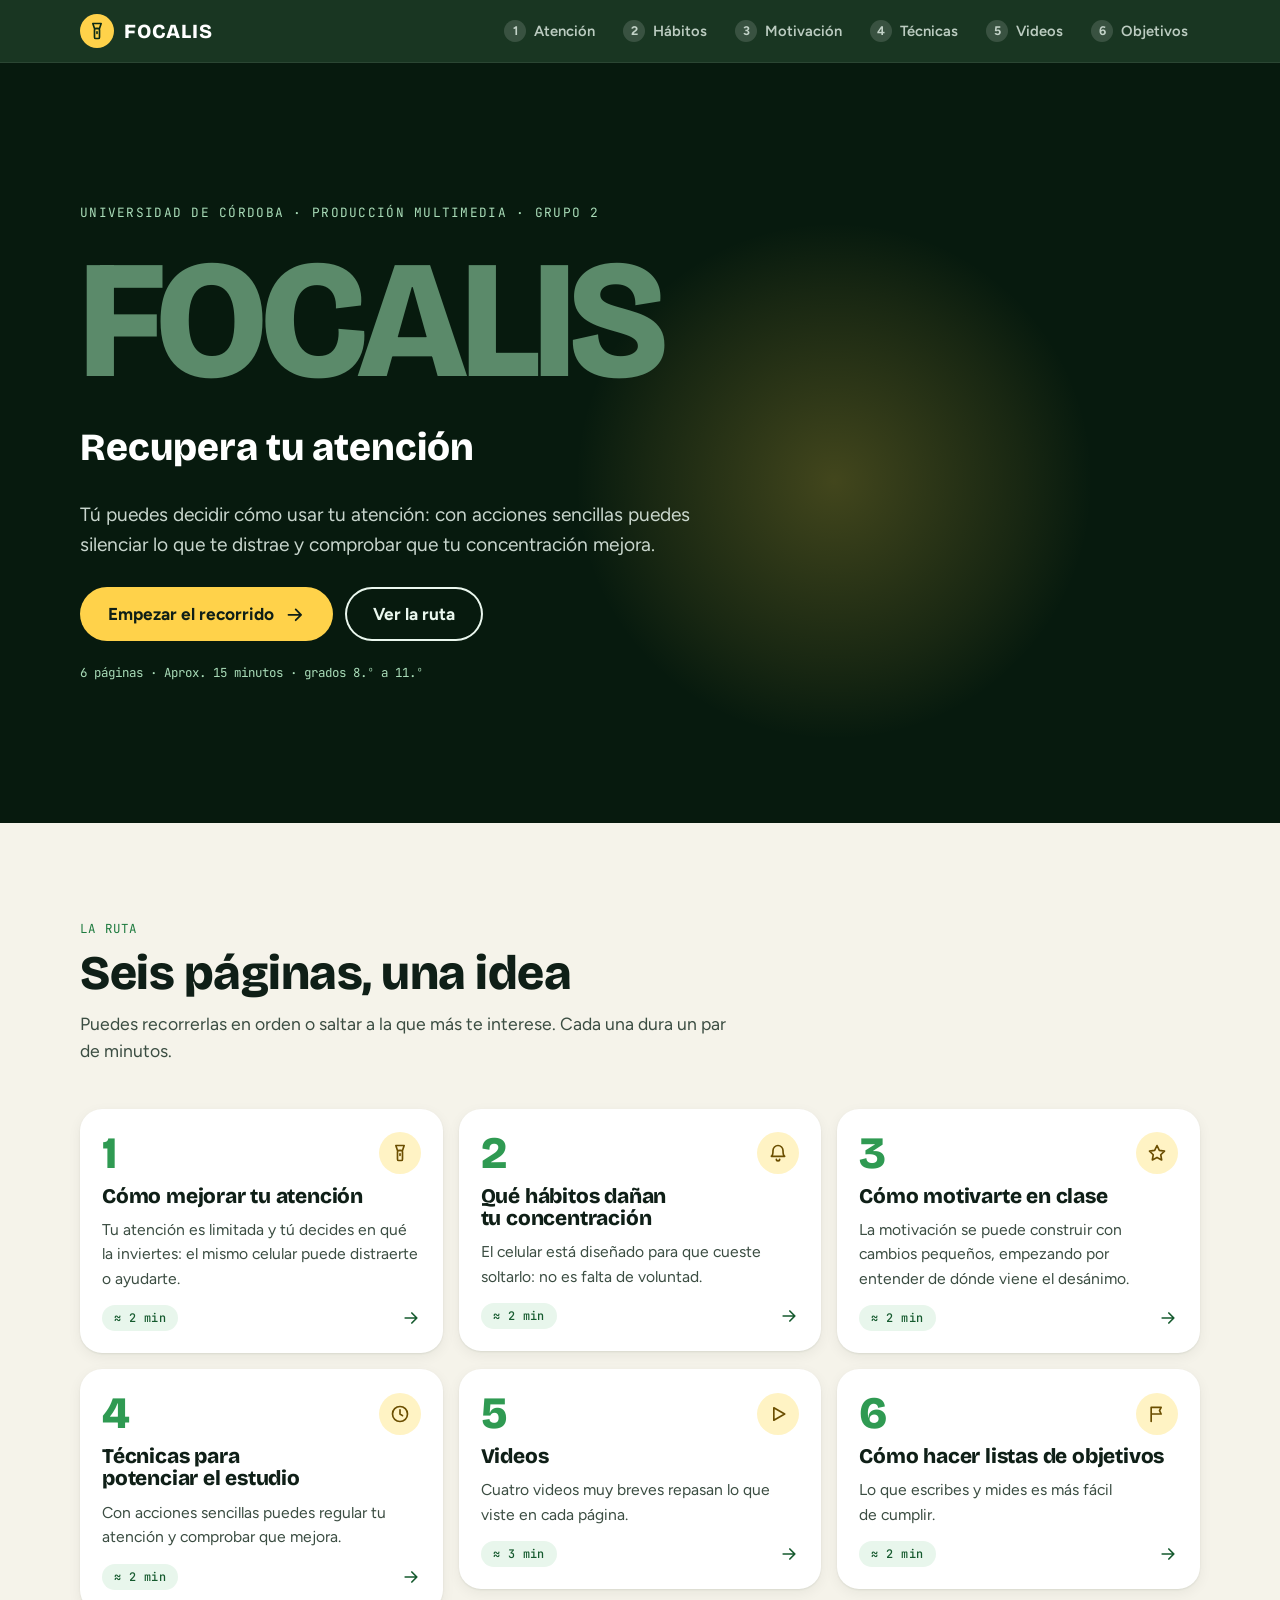
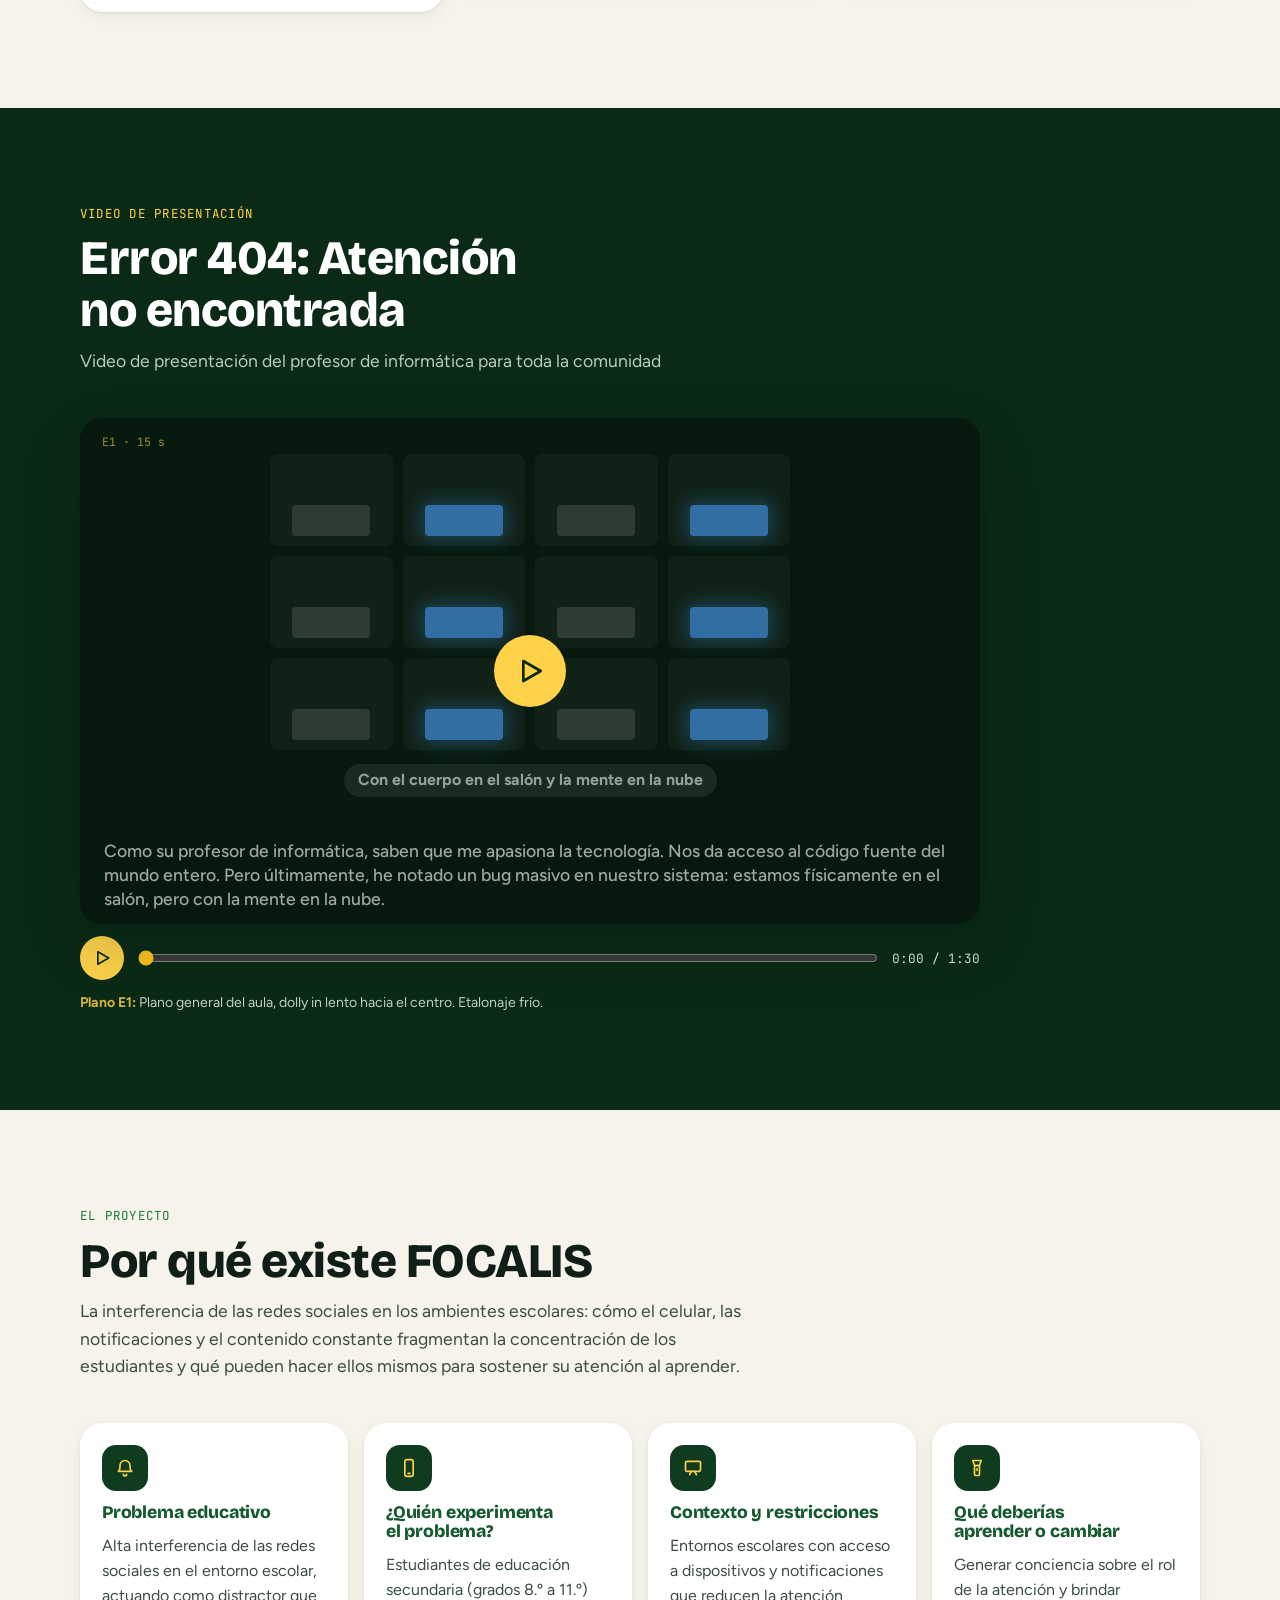
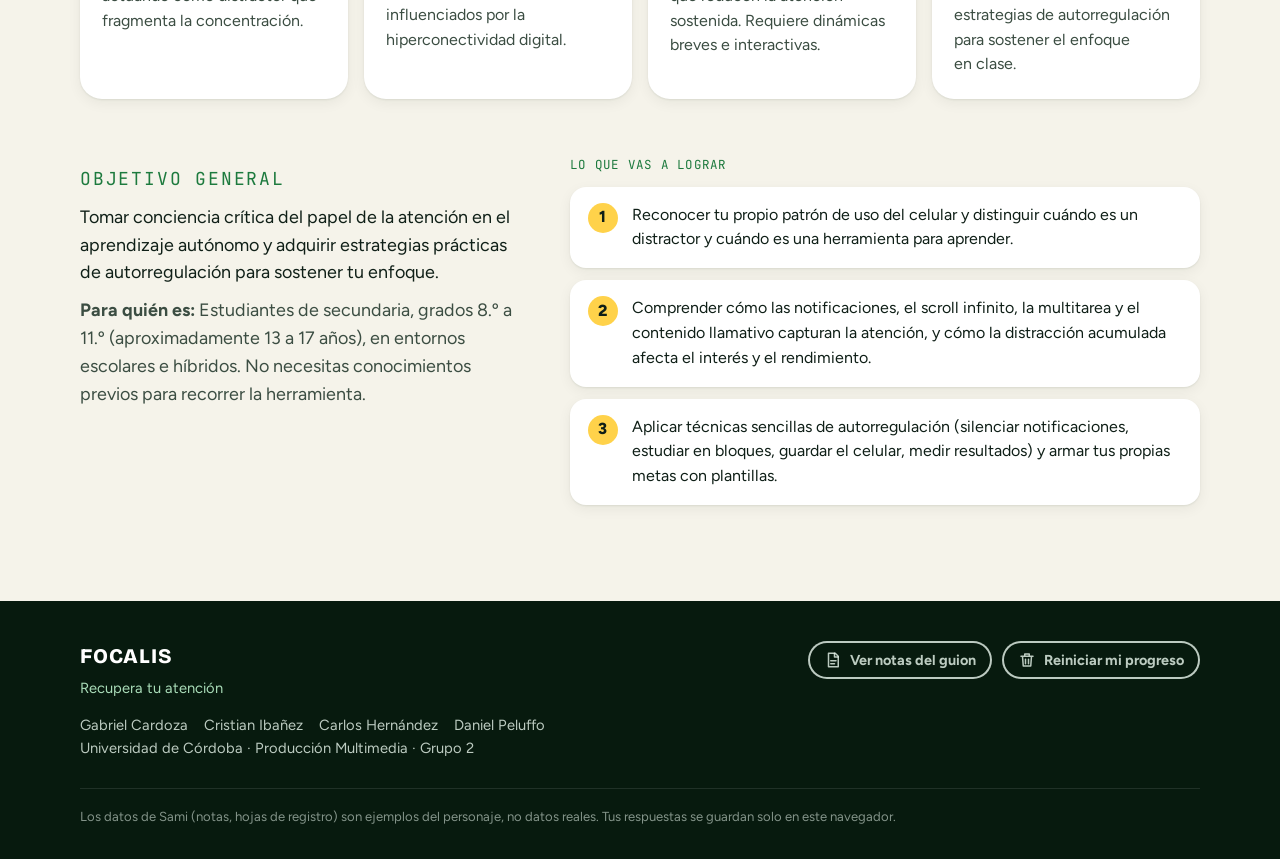
<file: version_final/html/inicio.html>
<!doctype html>
<html lang="es">
<head>
  <meta charset="utf-8">
  <meta name="viewport" content="width=device-width, initial-scale=1">
  <title>FOCALIS · Recupera tu atención</title>
  <meta name="description" content="Tú puedes decidir cómo usar tu atención: con acciones sencillas puedes silenciar lo que te distrae y comprobar que tu concentración mejora.">
  <meta name="theme-color" content="#0f3b1f">
  <link rel="preconnect" href="https://fonts.googleapis.com">
  <link rel="preconnect" href="https://fonts.gstatic.com" crossorigin>
  <link href="https://fonts.googleapis.com/css2?family=Bricolage+Grotesque:opsz,wght@12..96,600;12..96,800&family=Figtree:wght@400;500;600;700&family=JetBrains+Mono:wght@500&display=swap" rel="stylesheet">
  <link rel="stylesheet" href="../css/base.css">
  <link rel="stylesheet" href="../css/layout.css">
  <link rel="stylesheet" href="../css/componentes.css">
  <link rel="stylesheet" href="../css/escenas.css">
  <link rel="stylesheet" href="../css/paginas.css">
</head>
<body data-pagina="inicio" class="pagina-inicio">
  <a class="saltar" href="#contenido">Saltar al contenido</a>
  <header id="cabecera" class="cabecera cabecera--inicio"></header>

  <main id="contenido">
    <section id="hero" class="hero" aria-labelledby="hero-titulo"></section>
    <section id="ruta" class="seccion seccion--ruta" aria-labelledby="ruta-titulo"></section>
    <section id="presentacion" class="seccion seccion--video" aria-labelledby="presentacion-titulo"></section>
    <section id="brief" class="seccion seccion--brief" aria-labelledby="brief-titulo"></section>
    <noscript><p class="aviso">Esta página necesita JavaScript para mostrar el contenido.</p></noscript>
  </main>

  <footer id="pie" class="pie"></footer>

  <script src="../js/util.js"></script>
  <script src="../js/iconos.js"></script>
  <script src="../js/shell.js"></script>
  <script src="../js/reproductor.js"></script>
  <script src="../js/inicio.js"></script>
  <script src="../js/app.js"></script>
</body>
</html>
</file>
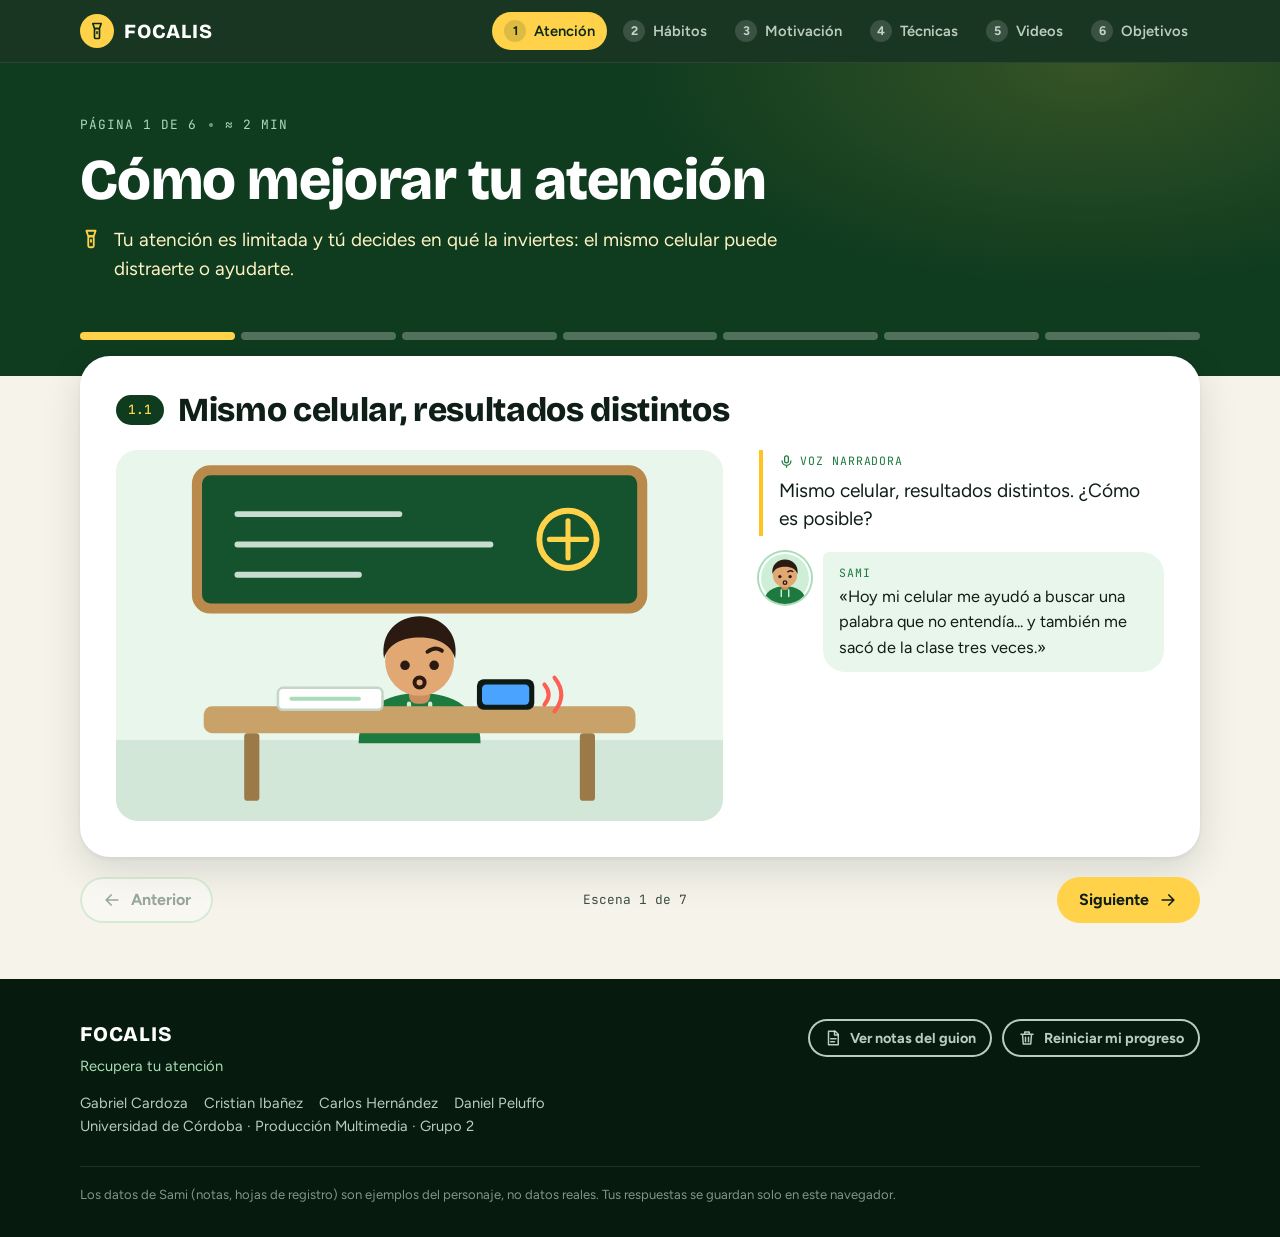
<file: version_final/html/pagina1.html>
<!doctype html>
<html lang="es">
<head>
  <meta charset="utf-8">
  <meta name="viewport" content="width=device-width, initial-scale=1">
  <title>Cómo mejorar tu atención · FOCALIS</title>
  <meta name="description" content="Tu atención es limitada y tú decides en qué la inviertes: el mismo celular puede distraerte o ayudarte.">
  <meta name="theme-color" content="#0f3b1f">
  <link rel="preconnect" href="https://fonts.googleapis.com">
  <link rel="preconnect" href="https://fonts.gstatic.com" crossorigin>
  <link href="https://fonts.googleapis.com/css2?family=Bricolage+Grotesque:opsz,wght@12..96,600;12..96,800&family=Figtree:wght@400;500;600;700&family=JetBrains+Mono:wght@500&display=swap" rel="stylesheet">
  <link rel="stylesheet" href="../css/base.css">
  <link rel="stylesheet" href="../css/layout.css">
  <link rel="stylesheet" href="../css/componentes.css">
  <link rel="stylesheet" href="../css/escenas.css">
  <link rel="stylesheet" href="../css/paginas.css">
</head>
<body data-pagina="1">
  <a class="saltar" href="#contenido">Saltar al contenido</a>
  <header id="cabecera" class="cabecera"></header>

  <main id="contenido">
    <section id="pagina-cab" class="pagina-cab" aria-labelledby="pagina-titulo"></section>
    <section id="recorrido" class="recorrido" aria-label="Recorrido de la página 1"></section>
    <noscript><p class="aviso">Esta página necesita JavaScript para mostrar el recorrido interactivo.</p></noscript>
  </main>

  <footer id="pie" class="pie"></footer>

  <script src="../js/util.js"></script>
  <script src="../js/iconos.js"></script>
  <script src="../js/shell.js"></script>
  <script src="../js/motor.js"></script>
  <script src="../js/escenas-comunes.js"></script>
  <script src="../js/escenas-p1.js"></script>
  <script src="../js/app.js"></script>
</body>
</html>
</file>
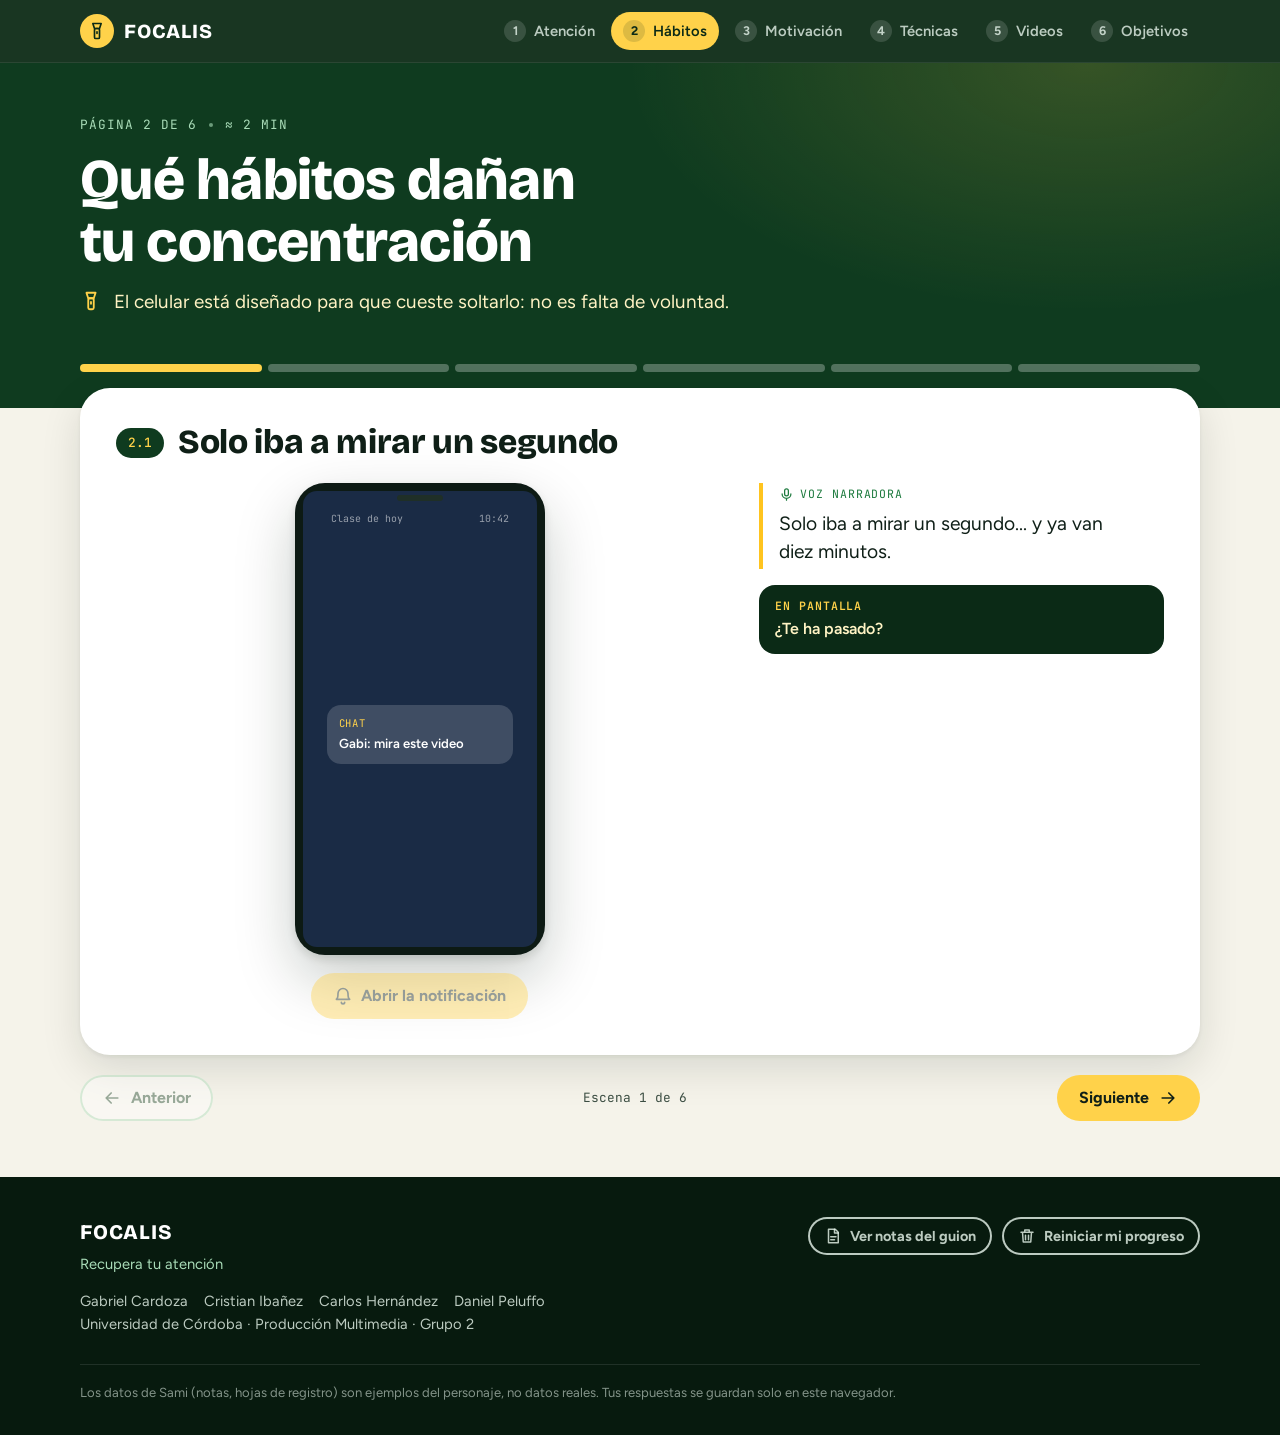
<file: version_final/html/pagina2.html>
<!doctype html>
<html lang="es">
<head>
  <meta charset="utf-8">
  <meta name="viewport" content="width=device-width, initial-scale=1">
  <title>Qué hábitos dañan tu concentración · FOCALIS</title>
  <meta name="description" content="El celular está diseñado para que cueste soltarlo: no es falta de voluntad.">
  <meta name="theme-color" content="#0f3b1f">
  <link rel="preconnect" href="https://fonts.googleapis.com">
  <link rel="preconnect" href="https://fonts.gstatic.com" crossorigin>
  <link href="https://fonts.googleapis.com/css2?family=Bricolage+Grotesque:opsz,wght@12..96,600;12..96,800&family=Figtree:wght@400;500;600;700&family=JetBrains+Mono:wght@500&display=swap" rel="stylesheet">
  <link rel="stylesheet" href="../css/base.css">
  <link rel="stylesheet" href="../css/layout.css">
  <link rel="stylesheet" href="../css/componentes.css">
  <link rel="stylesheet" href="../css/escenas.css">
  <link rel="stylesheet" href="../css/paginas.css">
</head>
<body data-pagina="2">
  <a class="saltar" href="#contenido">Saltar al contenido</a>
  <header id="cabecera" class="cabecera"></header>

  <main id="contenido">
    <section id="pagina-cab" class="pagina-cab" aria-labelledby="pagina-titulo"></section>
    <section id="recorrido" class="recorrido" aria-label="Recorrido de la página 2"></section>
    <noscript><p class="aviso">Esta página necesita JavaScript para mostrar el recorrido interactivo.</p></noscript>
  </main>

  <footer id="pie" class="pie"></footer>

  <script src="../js/util.js"></script>
  <script src="../js/iconos.js"></script>
  <script src="../js/shell.js"></script>
  <script src="../js/motor.js"></script>
  <script src="../js/escenas-comunes.js"></script>
  <script src="../js/escenas-p2.js"></script>
  <script src="../js/app.js"></script>
</body>
</html>
</file>
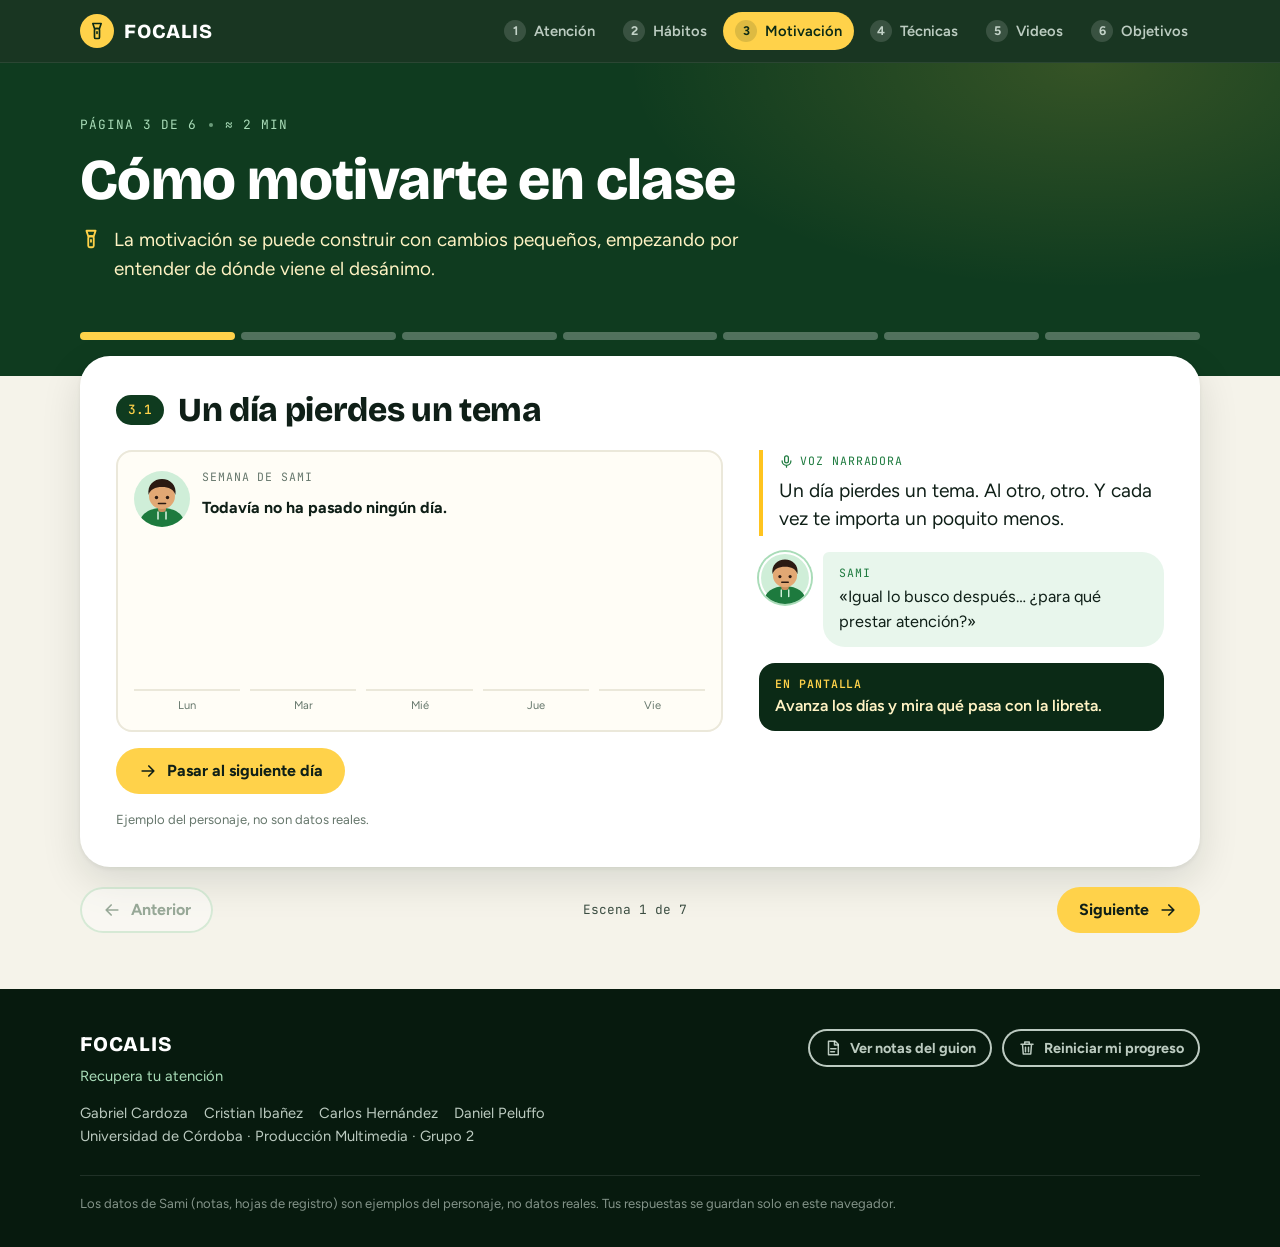
<file: version_final/html/pagina3.html>
<!doctype html>
<html lang="es">
<head>
  <meta charset="utf-8">
  <meta name="viewport" content="width=device-width, initial-scale=1">
  <title>Cómo motivarte en clase · FOCALIS</title>
  <meta name="description" content="La motivación se puede construir con cambios pequeños, empezando por entender de dónde viene el desánimo.">
  <meta name="theme-color" content="#0f3b1f">
  <link rel="preconnect" href="https://fonts.googleapis.com">
  <link rel="preconnect" href="https://fonts.gstatic.com" crossorigin>
  <link href="https://fonts.googleapis.com/css2?family=Bricolage+Grotesque:opsz,wght@12..96,600;12..96,800&family=Figtree:wght@400;500;600;700&family=JetBrains+Mono:wght@500&display=swap" rel="stylesheet">
  <link rel="stylesheet" href="../css/base.css">
  <link rel="stylesheet" href="../css/layout.css">
  <link rel="stylesheet" href="../css/componentes.css">
  <link rel="stylesheet" href="../css/escenas.css">
  <link rel="stylesheet" href="../css/paginas.css">
</head>
<body data-pagina="3">
  <a class="saltar" href="#contenido">Saltar al contenido</a>
  <header id="cabecera" class="cabecera"></header>

  <main id="contenido">
    <section id="pagina-cab" class="pagina-cab" aria-labelledby="pagina-titulo"></section>
    <section id="recorrido" class="recorrido" aria-label="Recorrido de la página 3"></section>
    <noscript><p class="aviso">Esta página necesita JavaScript para mostrar el recorrido interactivo.</p></noscript>
  </main>

  <footer id="pie" class="pie"></footer>

  <script src="../js/util.js"></script>
  <script src="../js/iconos.js"></script>
  <script src="../js/shell.js"></script>
  <script src="../js/motor.js"></script>
  <script src="../js/escenas-comunes.js"></script>
  <script src="../js/escenas-p3.js"></script>
  <script src="../js/app.js"></script>
</body>
</html>
</file>
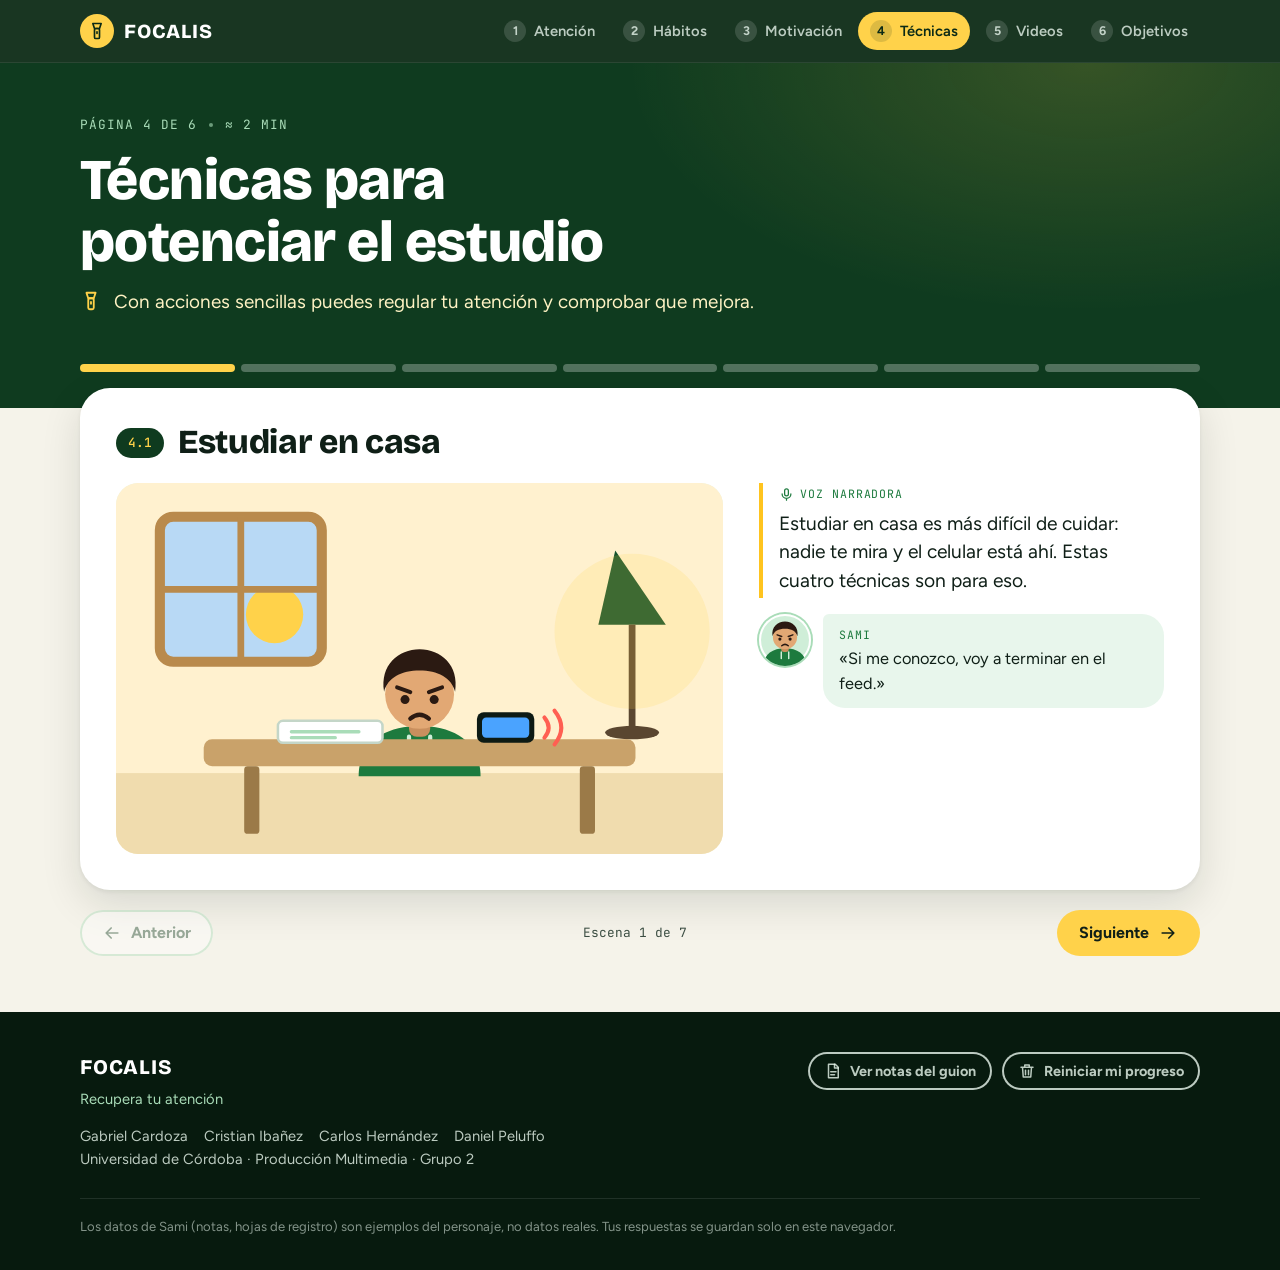
<file: version_final/html/pagina4.html>
<!doctype html>
<html lang="es">
<head>
  <meta charset="utf-8">
  <meta name="viewport" content="width=device-width, initial-scale=1">
  <title>Técnicas para potenciar el estudio · FOCALIS</title>
  <meta name="description" content="Con acciones sencillas puedes regular tu atención y comprobar que mejora.">
  <meta name="theme-color" content="#0f3b1f">
  <link rel="preconnect" href="https://fonts.googleapis.com">
  <link rel="preconnect" href="https://fonts.gstatic.com" crossorigin>
  <link href="https://fonts.googleapis.com/css2?family=Bricolage+Grotesque:opsz,wght@12..96,600;12..96,800&family=Figtree:wght@400;500;600;700&family=JetBrains+Mono:wght@500&display=swap" rel="stylesheet">
  <link rel="stylesheet" href="../css/base.css">
  <link rel="stylesheet" href="../css/layout.css">
  <link rel="stylesheet" href="../css/componentes.css">
  <link rel="stylesheet" href="../css/escenas.css">
  <link rel="stylesheet" href="../css/paginas.css">
</head>
<body data-pagina="4">
  <a class="saltar" href="#contenido">Saltar al contenido</a>
  <header id="cabecera" class="cabecera"></header>

  <main id="contenido">
    <section id="pagina-cab" class="pagina-cab" aria-labelledby="pagina-titulo"></section>
    <section id="recorrido" class="recorrido" aria-label="Recorrido de la página 4"></section>
    <noscript><p class="aviso">Esta página necesita JavaScript para mostrar el recorrido interactivo.</p></noscript>
  </main>

  <footer id="pie" class="pie"></footer>

  <script src="../js/util.js"></script>
  <script src="../js/iconos.js"></script>
  <script src="../js/shell.js"></script>
  <script src="../js/motor.js"></script>
  <script src="../js/escenas-comunes.js"></script>
  <script src="../js/escenas-p4.js"></script>
  <script src="../js/app.js"></script>
</body>
</html>
</file>
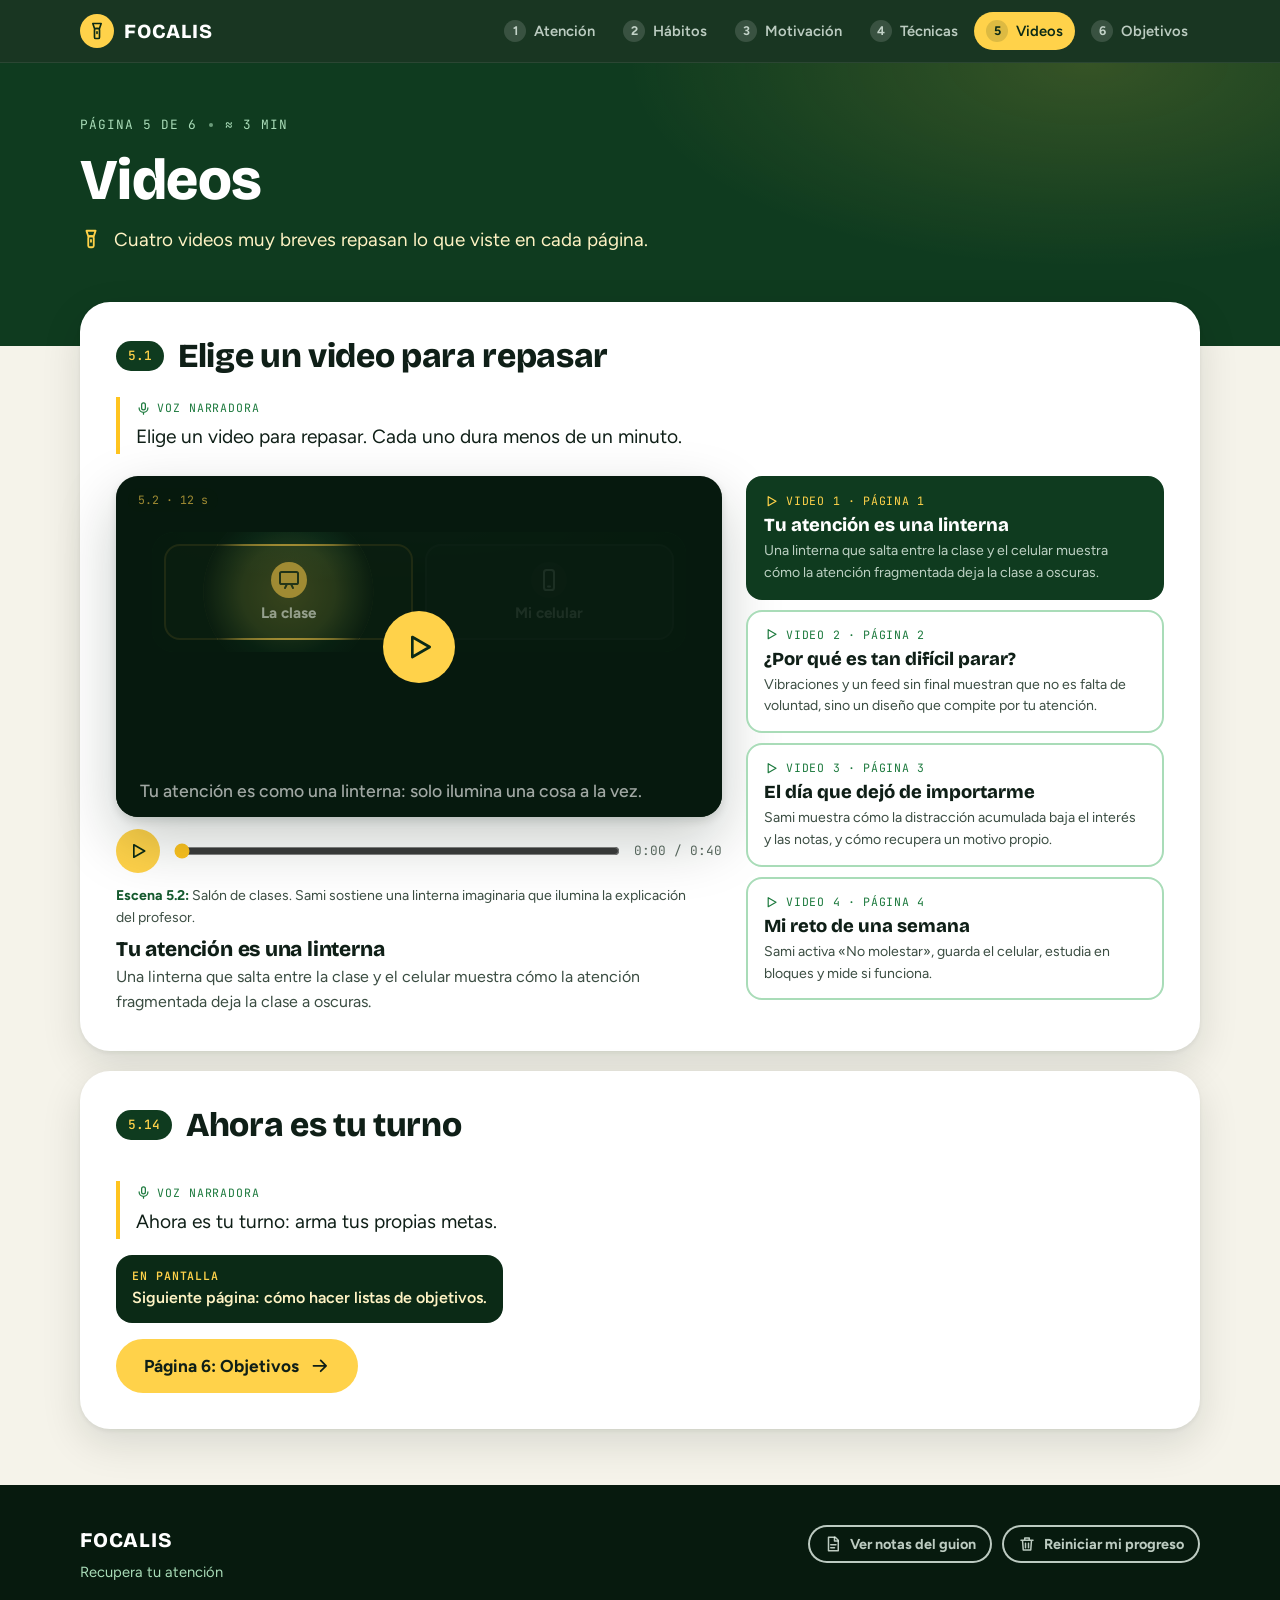
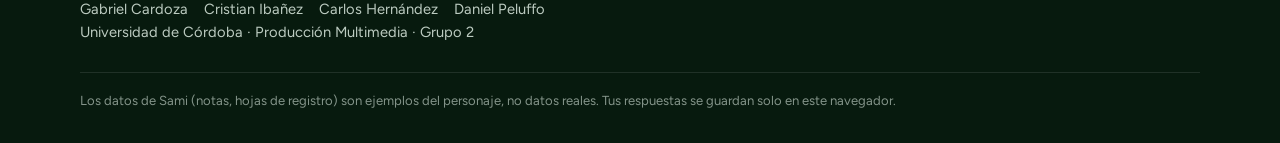
<file: version_final/html/pagina5.html>
<!doctype html>
<html lang="es">
<head>
  <meta charset="utf-8">
  <meta name="viewport" content="width=device-width, initial-scale=1">
  <title>Videos · FOCALIS</title>
  <meta name="description" content="Cuatro videos muy breves repasan lo que viste en cada página.">
  <meta name="theme-color" content="#0f3b1f">
  <link rel="preconnect" href="https://fonts.googleapis.com">
  <link rel="preconnect" href="https://fonts.gstatic.com" crossorigin>
  <link href="https://fonts.googleapis.com/css2?family=Bricolage+Grotesque:opsz,wght@12..96,600;12..96,800&family=Figtree:wght@400;500;600;700&family=JetBrains+Mono:wght@500&display=swap" rel="stylesheet">
  <link rel="stylesheet" href="../css/base.css">
  <link rel="stylesheet" href="../css/layout.css">
  <link rel="stylesheet" href="../css/componentes.css">
  <link rel="stylesheet" href="../css/escenas.css">
  <link rel="stylesheet" href="../css/paginas.css">
</head>
<body data-pagina="5" class="pagina-videos">
  <a class="saltar" href="#contenido">Saltar al contenido</a>
  <header id="cabecera" class="cabecera"></header>

  <main id="contenido">
    <section id="pagina-cab" class="pagina-cab" aria-labelledby="pagina-titulo"></section>
    <section id="recorrido" class="recorrido" aria-label="Videos"></section>
    <noscript><p class="aviso">Esta página necesita JavaScript para mostrar el contenido interactivo.</p></noscript>
  </main>

  <footer id="pie" class="pie"></footer>

  <script src="../js/util.js"></script>
  <script src="../js/iconos.js"></script>
  <script src="../js/shell.js"></script>
  <script src="../js/reproductor.js"></script>
  <script src="../js/pagina5.js"></script>
  <script src="../js/app.js"></script>
</body>
</html>
</file>
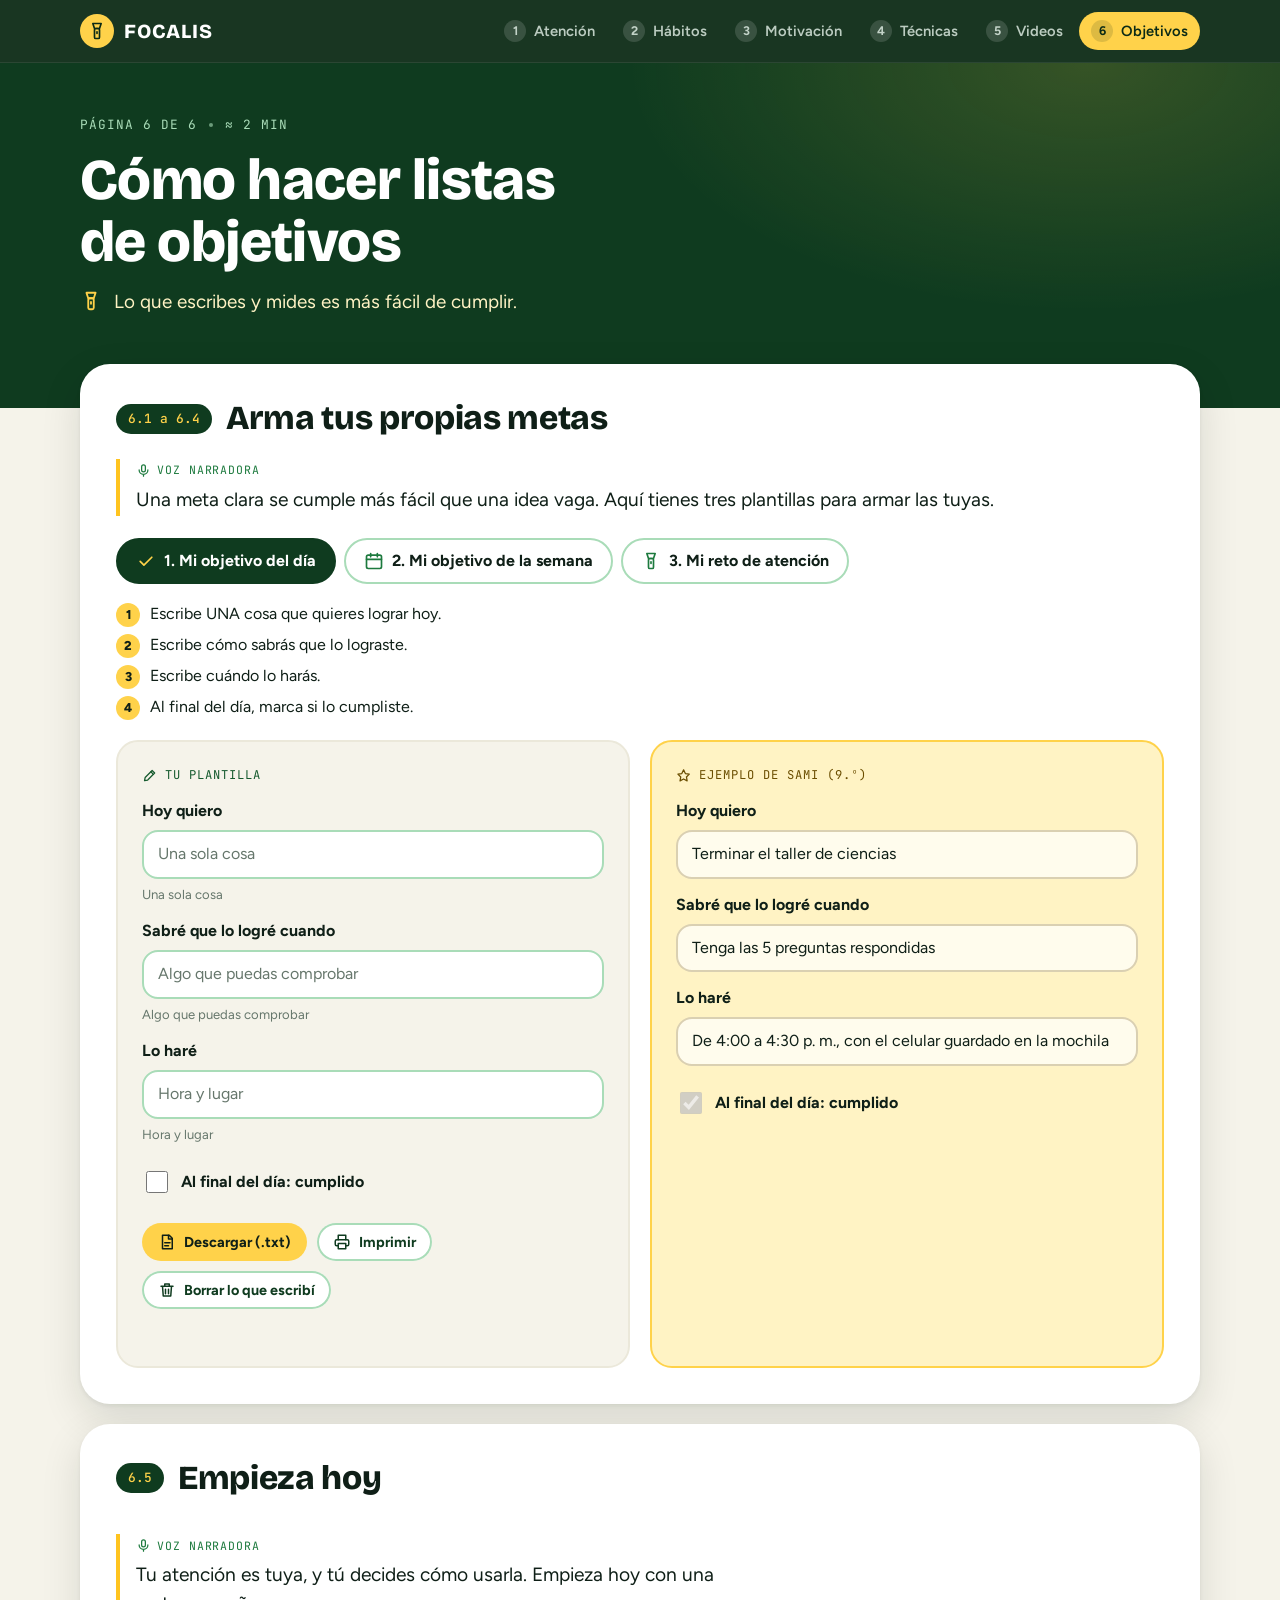
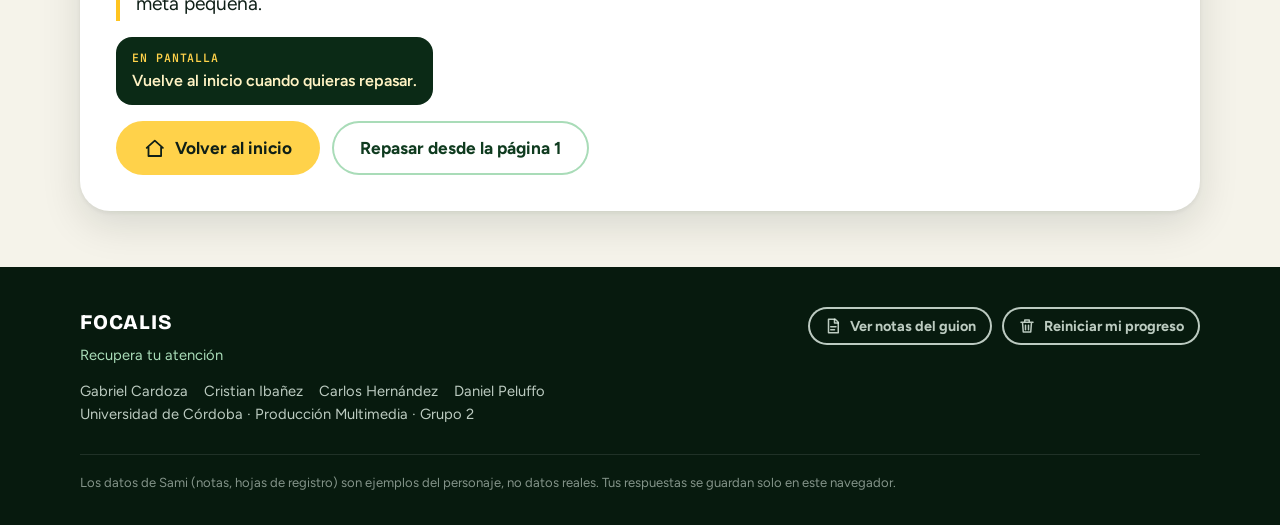
<file: version_final/html/pagina6.html>
<!doctype html>
<html lang="es">
<head>
  <meta charset="utf-8">
  <meta name="viewport" content="width=device-width, initial-scale=1">
  <title>Cómo hacer listas de objetivos · FOCALIS</title>
  <meta name="description" content="Lo que escribes y mides es más fácil de cumplir.">
  <meta name="theme-color" content="#0f3b1f">
  <link rel="preconnect" href="https://fonts.googleapis.com">
  <link rel="preconnect" href="https://fonts.gstatic.com" crossorigin>
  <link href="https://fonts.googleapis.com/css2?family=Bricolage+Grotesque:opsz,wght@12..96,600;12..96,800&family=Figtree:wght@400;500;600;700&family=JetBrains+Mono:wght@500&display=swap" rel="stylesheet">
  <link rel="stylesheet" href="../css/base.css">
  <link rel="stylesheet" href="../css/layout.css">
  <link rel="stylesheet" href="../css/componentes.css">
  <link rel="stylesheet" href="../css/escenas.css">
  <link rel="stylesheet" href="../css/paginas.css">
</head>
<body data-pagina="6" class="pagina-plantillas">
  <a class="saltar" href="#contenido">Saltar al contenido</a>
  <header id="cabecera" class="cabecera"></header>

  <main id="contenido">
    <section id="pagina-cab" class="pagina-cab" aria-labelledby="pagina-titulo"></section>
    <section id="recorrido" class="recorrido" aria-label="Cómo hacer listas de objetivos"></section>
    <noscript><p class="aviso">Esta página necesita JavaScript para mostrar el contenido interactivo.</p></noscript>
  </main>

  <footer id="pie" class="pie"></footer>

  <script src="../js/util.js"></script>
  <script src="../js/iconos.js"></script>
  <script src="../js/shell.js"></script>
  <script src="../js/pagina6.js"></script>
  <script src="../js/app.js"></script>
</body>
</html>
</file>
<file: version_final/css/base.css>
/* ==========================================================
   FOCALIS · base.css
   Tokens de diseño, reset y tipografía.
   Idea: la atención es una linterna -> fondos oscuros que se
   iluminan con un amarillo cálido sobre el verde institucional.
   ========================================================== */

:root {
  /* Verde institucional (del brief) */
  --verde-950: #071a0e;
  --verde-900: #0b2a16;
  --verde-800: #0f3b1f;
  --verde-700: #155a2e;
  --verde-600: #1d7a3e;
  --verde-500: #2f9a52;
  --verde-400: #5dbb7b;
  --menta-300: #a9dcb8;
  --menta-200: #cfeed8;
  --menta-100: #e8f6ec;

  /* Neutros */
  --papel: #f5f3ea;
  --papel-2: #ebe8da;
  --blanco: #ffffff;
  --tinta: #0f1f17;
  --tinta-2: #3b4d42;
  --tinta-3: #66776c;

  /* Acentos */
  --luz: #ffd24a;
  --luz-fuerte: #ffc41f;
  --luz-suave: #fff3c4;
  --coral: #ff5f52;
  --coral-suave: #ffe3df;
  --azul: #4aa3ff;
  --azul-pantalla: #1a2b45;

  /* Formas */
  --radio-s: 10px;
  --radio-m: 16px;
  --radio-l: 22px;
  --radio-xl: 30px;

  /* Sombras */
  --sombra-1: 0 1px 2px rgba(7, 26, 14, .08), 0 4px 14px rgba(7, 26, 14, .06);
  --sombra-2: 0 2px 4px rgba(7, 26, 14, .06), 0 14px 40px rgba(7, 26, 14, .12);
  --sombra-3: 0 4px 8px rgba(7, 26, 14, .12), 0 24px 60px rgba(7, 26, 14, .22);

  /* Movimiento: curvas fuertes (las de CSS por defecto son muy suaves) */
  --ease-out: cubic-bezier(.23, 1, .32, 1);
  --ease-in-out: cubic-bezier(.77, 0, .175, 1);
  --ease-drawer: cubic-bezier(.32, .72, 0, 1);
  --t-press: 140ms;
  --t-ui: 200ms;
  --t-entra: 260ms;
  --t-sale: 150ms;

  /* Tipografía */
  --f-display: "Bricolage Grotesque", "Trebuchet MS", "Segoe UI", system-ui, sans-serif;
  --f-cuerpo: "Figtree", "Segoe UI", system-ui, -apple-system, sans-serif;
  --f-mono: "JetBrains Mono", ui-monospace, "SF Mono", Consolas, monospace;

  /* Layout */
  --gutter: clamp(16px, 4vw, 32px);
  --ancho: 1120px;
}

*,
*::before,
*::after { box-sizing: border-box; }

html {
  -webkit-text-size-adjust: 100%;
  text-size-adjust: 100%;
  scroll-behavior: smooth;
}

body {
  margin: 0;
  background: var(--papel);
  color: var(--tinta);
  font-family: var(--f-cuerpo);
  font-size: 1rem;
  line-height: 1.55;
  -webkit-font-smoothing: antialiased;
  text-rendering: optimizeLegibility;
}

h1, h2, h3, h4 {
  font-family: var(--f-display);
  font-weight: 800;
  line-height: 1.08;
  letter-spacing: -.01em;
  margin: 0;
  text-wrap: balance;
}

p { margin: 0; text-wrap: pretty; }
ul, ol { margin: 0; padding: 0; list-style: none; }
img, svg { display: block; max-width: 100%; }
button, input, select, textarea { font: inherit; color: inherit; }
button { cursor: pointer; }
a { color: inherit; }

/* Foco visible para teclado */
:focus-visible {
  outline: 3px solid var(--luz-fuerte);
  outline-offset: 3px;
  border-radius: 6px;
}
.oscuro :focus-visible,
.cabecera :focus-visible,
.pie :focus-visible { outline-color: var(--luz); }

.sr-only {
  position: absolute !important;
  width: 1px; height: 1px;
  margin: -1px; padding: 0;
  overflow: hidden;
  clip: rect(0 0 0 0);
  white-space: nowrap;
  border: 0;
}

.saltar {
  position: absolute;
  left: 16px; top: -60px;
  z-index: 100;
  background: var(--luz);
  color: var(--tinta);
  font-weight: 700;
  padding: 10px 16px;
  border-radius: var(--radio-s);
  transition: top var(--t-ui) var(--ease-out);
}
.saltar:focus { top: 12px; }

/* Movimiento reducido: menos movimiento, no cero.
   Se conservan los cambios de opacidad y color (ayudan a entender);
   se quitan los desplazamientos, escalas y bucles decorativos. */
@media (prefers-reduced-motion: reduce) {
  html { scroll-behavior: auto; }
  *, *::before, *::after {
    animation-duration: .01ms !important;
    animation-iteration-count: 1 !important;
    transition-property: opacity, color, background-color, border-color, box-shadow !important;
  }
}

/* Solo se anima el hover en dispositivos con puntero fino:
   en táctil, el hover se queda "pegado" tras tocar. */
</file>
<file: version_final/css/layout.css>
/* ==========================================================
   FOCALIS · layout.css
   Estructura general: cabecera, navegación, encabezado de
   página, contenedor y pie.
   ========================================================== */

.contenedor {
  width: 100%;
  max-width: calc(var(--ancho) + var(--gutter) * 2);
  margin-inline: auto;
  padding-inline: var(--gutter);
}

/* ---------- Cabecera ---------- */
.cabecera {
  position: sticky;
  top: 0;
  z-index: 50;
  background: rgba(11, 42, 22, .94);
  -webkit-backdrop-filter: blur(10px);
  backdrop-filter: blur(10px);
  color: #eaf7ee;
  border-bottom: 1px solid rgba(255, 255, 255, .08);
}

.cabecera__in {
  display: flex;
  align-items: center;
  gap: 24px;
  min-height: 62px;
}

.marca {
  display: inline-flex;
  align-items: center;
  gap: 10px;
  text-decoration: none;
  font-family: var(--f-display);
  font-weight: 800;
  font-size: 1.25rem;
  letter-spacing: .04em;
  color: #fff;
  flex: none;
  transition: transform var(--t-press) var(--ease-out);
}
.marca:active { transform: scale(.97); }
.marca__icono {
  display: grid;
  place-items: center;
  width: 34px; height: 34px;
  border-radius: 50%;
  background: var(--luz);
  color: var(--verde-900);
}
.marca__icono .ico { width: 20px; height: 20px; }

.nav { flex: 1; min-width: 0; }
.nav__lista {
  display: flex;
  justify-content: flex-end;
  gap: 4px;
}
.nav__enlace {
  position: relative;
  display: flex;
  align-items: center;
  gap: 8px;
  padding: 8px 12px;
  border-radius: 999px;
  text-decoration: none;
  color: rgba(234, 247, 238, .78);
  font-weight: 600;
  font-size: .92rem;
  white-space: nowrap;
  transition: background-color var(--t-ui) var(--ease-out), color var(--t-ui) var(--ease-out), transform var(--t-press) var(--ease-out);
}
.nav__enlace:active { transform: scale(.97); }
@media (hover: hover) and (pointer: fine) {
  .nav__enlace:hover { background: rgba(255, 255, 255, .1); color: #fff; }
}
.nav__enlace[aria-current="page"] {
  background: var(--luz);
  color: var(--verde-900);
}
.nav__n {
  display: grid;
  place-items: center;
  width: 22px; height: 22px;
  border-radius: 50%;
  font-size: .78rem;
  font-weight: 700;
  background: rgba(255, 255, 255, .14);
}
.nav__enlace[aria-current="page"] .nav__n { background: rgba(11, 42, 22, .14); }
.nav__enlace.is-hecha .nav__n { background: var(--verde-400); color: var(--verde-950); }
.nav__enlace.is-hecha .nav__n .ico { width: 13px; height: 13px; }

@media (max-width: 860px) {
  .cabecera__in { flex-wrap: wrap; gap: 0 12px; padding-top: 8px; }
  .nav {
    order: 3;
    flex-basis: 100%;
    overflow-x: auto;
    scrollbar-width: none;
    margin-inline: calc(var(--gutter) * -1);
    padding: 4px var(--gutter) 10px;
  }
  .nav::-webkit-scrollbar { display: none; }
  .nav__lista { justify-content: flex-start; }
  .cabecera__acciones { margin-left: auto; }
}

/* ---------- Encabezado de página ---------- */
.pagina-cab {
  position: relative;
  background:
    radial-gradient(ellipse 60% 120% at 85% 0%, rgba(255, 210, 74, .16), transparent 60%),
    var(--verde-800);
  color: #eaf7ee;
  padding: clamp(28px, 5vw, 52px) 0 clamp(64px, 8vw, 92px);
}
.pagina-cab__in { display: grid; gap: 14px; max-width: 760px; }
.pagina-cab__kicker {
  display: flex;
  flex-wrap: wrap;
  align-items: center;
  gap: 8px 12px;
  font-family: var(--f-mono);
  font-size: .8rem;
  text-transform: uppercase;
  letter-spacing: .08em;
  color: var(--menta-300);
}
.pagina-cab__kicker .punto { width: 4px; height: 4px; border-radius: 50%; background: var(--menta-300); opacity: .6; }
.pagina-cab h1 {
  font-size: clamp(2rem, 1.2rem + 3.8vw, 3.6rem);
  color: #fff;
}
.pagina-cab__idea {
  display: flex;
  gap: 12px;
  align-items: flex-start;
  font-size: clamp(1rem, .95rem + .3vw, 1.18rem);
  color: var(--luz-suave);
  max-width: 60ch;
}
.pagina-cab__idea .ico { flex: none; width: 22px; height: 22px; color: var(--luz); margin-top: 3px; }

/* ---------- Recorrido ---------- */
.recorrido {
  position: relative;
  margin-top: -44px;
  padding-bottom: 56px;
}

/* ---------- Pie ---------- */
.pie {
  background: var(--verde-950);
  color: rgba(234, 247, 238, .8);
  padding: 40px 0 32px;
  font-size: .92rem;
}
.pie__in {
  display: grid;
  gap: 28px;
  grid-template-columns: 1.4fr 1fr;
  align-items: start;
}
.pie__marca { font-family: var(--f-display); font-weight: 800; font-size: 1.3rem; color: #fff; letter-spacing: .04em; }
.pie__lema { margin-top: 4px; color: var(--menta-300); }
.pie__equipo { margin-top: 14px; display: flex; flex-wrap: wrap; gap: 6px 16px; }
.pie__equipo li { position: relative; }
.pie__acciones { display: flex; flex-wrap: wrap; gap: 10px; justify-content: flex-end; }
.pie__nota { grid-column: 1 / -1; padding-top: 18px; border-top: 1px solid rgba(255, 255, 255, .1); font-size: .82rem; color: rgba(234, 247, 238, .55); }
@media (max-width: 720px) {
  .pie__in { grid-template-columns: 1fr; }
  .pie__acciones { justify-content: flex-start; }
}

.aviso {
  margin: 24px auto;
  max-width: 640px;
  padding: 16px 20px;
  border-radius: var(--radio-m);
  background: var(--coral-suave);
  border: 2px solid var(--coral);
  color: #5a1710;
}
.aviso code { font-family: var(--f-mono); background: rgba(255, 255, 255, .6); padding: 1px 6px; border-radius: 6px; }
.aviso strong { display: block; margin-bottom: 4px; font-family: var(--f-display); font-size: 1.1rem; }
</file>
<file: version_final/css/componentes.css>
/* ==========================================================
   FOCALIS · componentes.css
   Piezas reutilizables: botones, opciones, burbujas, teléfono,
   interruptor, etiquetas.
   Reglas de movimiento que se repiten aquí:
   - Todo lo que se presiona hace scale(.97) en :active.
   - Se anima solo transform / opacity / color (nunca "all").
   - Hover solo con puntero fino.
   ========================================================== */

.ico { width: 1.25em; height: 1.25em; flex: none; }

/* ---------- Botones ---------- */
.btn {
  --bg: var(--verde-700);
  --bg-hover: var(--verde-600);
  --fg: #fff;
  display: inline-flex;
  align-items: center;
  justify-content: center;
  gap: .55em;
  min-height: 46px;
  padding: 0 22px;
  border: 0;
  border-radius: 999px;
  background: var(--bg);
  color: var(--fg);
  font-weight: 700;
  font-size: 1rem;
  line-height: 1;
  text-decoration: none;
  white-space: nowrap;
  -webkit-tap-highlight-color: transparent;
  transition:
    transform var(--t-press) var(--ease-out),
    background-color var(--t-ui) var(--ease-out),
    box-shadow var(--t-ui) var(--ease-out),
    opacity var(--t-ui) var(--ease-out);
}
.btn:active { transform: scale(.97); }
@media (hover: hover) and (pointer: fine) {
  .btn:hover { background: var(--bg-hover); }
}
.btn[disabled], .btn[aria-disabled="true"] { opacity: .4; pointer-events: none; }

.btn--luz { --bg: var(--luz); --bg-hover: var(--luz-fuerte); --fg: var(--tinta); }
.btn--claro {
  --bg: #fff; --bg-hover: var(--menta-100); --fg: var(--verde-800);
  box-shadow: inset 0 0 0 2px var(--menta-300);
}
.btn--fantasma {
  --bg: transparent; --bg-hover: rgba(255, 255, 255, .1); --fg: currentColor;
  box-shadow: inset 0 0 0 2px currentColor;
}
.btn--chico { min-height: 38px; padding: 0 16px; font-size: .9rem; }
.btn--grande { min-height: 54px; padding: 0 28px; font-size: 1.08rem; }

/* ---------- Opciones (botones de respuesta) ---------- */
.opciones { display: grid; gap: 10px; }
.opciones--2 { grid-template-columns: repeat(2, minmax(0, 1fr)); }
.opciones--fila { display: flex; flex-wrap: wrap; gap: 10px; }
@media (max-width: 520px) { .opciones--2 { grid-template-columns: 1fr; } }

.opcion {
  display: flex;
  align-items: center;
  gap: 12px;
  min-height: 52px;
  padding: 12px 16px;
  border: 2px solid var(--menta-300);
  border-radius: var(--radio-m);
  background: #fff;
  color: var(--tinta);
  text-align: left;
  font-weight: 600;
  line-height: 1.3;
  -webkit-tap-highlight-color: transparent;
  transition:
    transform var(--t-press) var(--ease-out),
    background-color var(--t-ui) var(--ease-out),
    border-color var(--t-ui) var(--ease-out),
    color var(--t-ui) var(--ease-out),
    box-shadow var(--t-ui) var(--ease-out);
}
.opcion:active { transform: scale(.97); }
@media (hover: hover) and (pointer: fine) {
  .opcion:hover { border-color: var(--verde-500); background: var(--menta-100); }
}
.opcion .ico { color: var(--verde-600); transition: color var(--t-ui) var(--ease-out); }
.opcion__marca {
  display: grid;
  place-items: center;
  width: 24px; height: 24px;
  border-radius: 50%;
  border: 2px solid var(--menta-300);
  flex: none;
  color: transparent;
  transition: background-color var(--t-ui) var(--ease-out), border-color var(--t-ui) var(--ease-out), color var(--t-ui) var(--ease-out);
}
.opcion__marca .ico { width: 14px; height: 14px; color: inherit; }
.opcion[aria-pressed="true"],
.opcion[aria-checked="true"] {
  background: var(--verde-700);
  border-color: var(--verde-700);
  color: #fff;
}
.opcion[aria-pressed="true"] .ico,
.opcion[aria-checked="true"] .ico { color: var(--luz); }
.opcion[aria-pressed="true"] .opcion__marca,
.opcion[aria-checked="true"] .opcion__marca { background: var(--luz); border-color: var(--luz); color: var(--verde-900); }
.opcion--centro { justify-content: center; text-align: center; }

/* ---------- Burbujas de diálogo ---------- */
.dialogo {
  display: flex;
  gap: 12px;
  align-items: flex-start;
}
.dialogo__avatar {
  flex: none;
  width: 52px; height: 52px;
  border-radius: 50%;
  overflow: hidden;
  background: var(--menta-200);
  box-shadow: inset 0 0 0 2px #fff, 0 0 0 2px var(--menta-300);
}
.dialogo__burbuja {
  position: relative;
  padding: 12px 16px;
  border-radius: 6px var(--radio-l) var(--radio-l) var(--radio-l);
  background: var(--menta-100);
  color: var(--tinta);
  font-size: 1.02rem;
}
.dialogo__quien {
  display: block;
  margin-bottom: 2px;
  font-family: var(--f-mono);
  font-size: .72rem;
  letter-spacing: .08em;
  text-transform: uppercase;
  color: var(--verde-600);
}

/* ---------- Teléfono ---------- */
.telefono {
  position: relative;
  width: min(210px, 100%);
  aspect-ratio: 9 / 17;
  margin-inline: auto;
  padding: 8px;
  border-radius: 30px;
  background: #0d1a14;
  box-shadow: var(--sombra-3);
}
.telefono::before {
  content: "";
  position: absolute;
  top: 12px; left: 50%;
  width: 46px; height: 6px;
  margin-left: -23px;
  border-radius: 99px;
  background: #1f2f27;
  z-index: 3;
}
.telefono__pantalla {
  position: relative;
  height: 100%;
  overflow: hidden;
  border-radius: 23px;
  background: #fff;
  display: flex;
  flex-direction: column;
}
.telefono__barra {
  flex: none;
  display: flex;
  justify-content: space-between;
  padding: 10px 16px 4px;
  font-family: var(--f-mono);
  font-size: .62rem;
  color: var(--tinta-3);
}

/* ---------- Interruptor ---------- */
.interruptor {
  display: inline-flex;
  align-items: center;
  gap: 12px;
  padding: 6px 14px 6px 6px;
  border: 0;
  border-radius: 999px;
  background: #fff;
  box-shadow: inset 0 0 0 2px var(--menta-300);
  font-weight: 700;
  font-size: .95rem;
  -webkit-tap-highlight-color: transparent;
  transition: transform var(--t-press) var(--ease-out), box-shadow var(--t-ui) var(--ease-out), background-color var(--t-ui) var(--ease-out);
}
.interruptor:active { transform: scale(.97); }
.interruptor__pista {
  position: relative;
  width: 46px; height: 28px;
  border-radius: 99px;
  background: var(--coral);
  transition: background-color var(--t-ui) var(--ease-out);
}
.interruptor__bola {
  position: absolute;
  top: 3px; left: 3px;
  width: 22px; height: 22px;
  border-radius: 50%;
  background: #fff;
  box-shadow: 0 1px 3px rgba(0, 0, 0, .3);
  transition: transform var(--t-ui) var(--ease-out);
}
.interruptor[aria-checked="true"] { background: var(--menta-100); box-shadow: inset 0 0 0 2px var(--verde-500); }
.interruptor[aria-checked="true"] .interruptor__pista { background: var(--verde-600); }
.interruptor[aria-checked="true"] .interruptor__bola { transform: translateX(18px); }

/* ---------- Etiquetas y notas ---------- */
.etiqueta {
  display: inline-flex;
  align-items: center;
  gap: 6px;
  padding: 4px 12px;
  border-radius: 999px;
  background: var(--menta-100);
  color: var(--verde-700);
  font-family: var(--f-mono);
  font-size: .74rem;
  font-weight: 500;
  letter-spacing: .04em;
}
.etiqueta--luz { background: var(--luz-suave); color: #6b4e00; }
.etiqueta--coral { background: var(--coral-suave); color: #8a2118; }

.nota-adhesiva {
  position: relative;
  padding: 16px 18px 18px;
  background: var(--luz);
  color: var(--tinta);
  border-radius: 4px 4px 4px 18px;
  box-shadow: 0 10px 24px rgba(107, 78, 0, .2);
  transform: rotate(-1.6deg);
}
.nota-adhesiva__titulo { font-family: var(--f-mono); font-size: .72rem; letter-spacing: .08em; text-transform: uppercase; opacity: .7; }
.nota-adhesiva__texto { margin-top: 4px; font-family: var(--f-display); font-weight: 600; font-size: 1.2rem; line-height: 1.2; }

.pista {
  font-size: .9rem;
  color: var(--tinta-3);
}

/* ---------- Añadidos de la etapa 2 ---------- */
[hidden] { display: none !important; }

.btn--coral { --bg: var(--coral); --bg-hover: #ff7b70; --fg: #fff; }

/* Campo de texto */
.campo {
  width: 100%;
  min-height: 46px;
  padding: 10px 14px;
  border: 2px solid var(--menta-300);
  border-radius: var(--radio-m);
  background: #fff;
  color: var(--tinta);
  transition: border-color var(--t-ui) var(--ease-out), box-shadow var(--t-ui) var(--ease-out);
}
.campo::placeholder { color: var(--tinta-3); }
.campo:focus { outline: none; border-color: var(--verde-600); box-shadow: 0 0 0 4px rgba(47, 154, 82, .2); }

/* Entrada de elementos que se añaden después de una acción (sin JS de animación) */
@keyframes vibrar {
  0%, 100% { transform: none; }
  15% { transform: translateX(-5px) rotate(-1.2deg); }
  35% { transform: translateX(5px) rotate(1.2deg); }
  55% { transform: translateX(-4px) rotate(-.8deg); }
  75% { transform: translateX(3px) rotate(.6deg); }
}
.is-vibra { animation: vibrar 460ms var(--ease-out) 1; }
</file>
<file: version_final/css/escenas.css>
/* ==========================================================
   FOCALIS · escenas.css
   Todo lo que se ve DENTRO del recorrido (páginas 1 a 4):
   progreso, tarjeta de escena, voz, la linterna y cada
   tipo de escena interactiva.

   Reglas de movimiento:
   - Salida más rápida que entrada.
   - Solo transform / opacity / color. Nunca "transition: all".
   - Nada nace de scale(0): se parte de .94 o más, con opacidad.
   - Los bucles decorativos son cortos y se pausan con movimiento reducido.
   ========================================================== */

/* ---------- Progreso y controles ---------- */
.escena-contenedor { min-height: 360px; }

.progreso { display: flex; gap: 6px; margin-bottom: 16px; }
.progreso li { flex: 1; }
.progreso__paso {
  position: relative;
  display: block;
  width: 100%;
  height: 8px;
  padding: 0;
  border: 0;
  border-radius: 99px;
  background: rgba(255, 255, 255, .28);
  transition: background-color var(--t-ui) var(--ease-out);
}
.progreso__paso::after { content: ""; position: absolute; inset: -14px 0; } /* zona táctil */
.progreso__paso.is-vista { background: var(--menta-300); }
.progreso__paso.is-actual { background: var(--luz); }

.controles {
  display: flex;
  align-items: center;
  justify-content: space-between;
  gap: 12px;
  margin-top: 20px;
}
.controles__cuenta { font-family: var(--f-mono); font-size: .8rem; color: var(--tinta-2); }
@media (max-width: 520px) {
  .controles { flex-wrap: wrap; }
  .controles__cuenta { order: -1; flex-basis: 100%; text-align: center; }
  .controles .btn { flex: 1; padding: 0 14px; }
}

/* ---------- Tarjeta de escena ---------- */
.escena {
  background: #fff;
  border-radius: var(--radio-xl);
  box-shadow: var(--sombra-2);
  padding: clamp(18px, 3.5vw, 36px);
}
.escena__cab { display: flex; align-items: center; gap: 14px; margin-bottom: 22px; flex-wrap: wrap; }
.escena__id {
  padding: 5px 12px;
  border-radius: 99px;
  background: var(--verde-800);
  color: var(--luz);
  font-family: var(--f-mono);
  font-size: .8rem;
  font-weight: 500;
}
.escena__titulo { font-size: clamp(1.4rem, 1.1rem + 1.4vw, 2.1rem); }

.escena__cuerpo { display: grid; gap: 26px; align-items: start; }
@media (min-width: 900px) {
  .escena__cuerpo { grid-template-columns: minmax(0, 1.2fr) minmax(0, .8fr); gap: 36px; }
}
.escenario { min-width: 0; }

/* ---------- La voz (narración, Sami, texto en pantalla) ---------- */
.voz { display: grid; gap: 16px; align-content: start; min-width: 0; }
.voz__sami:empty { display: none; }

.voz__etiqueta {
  display: inline-flex;
  align-items: center;
  gap: 6px;
  margin-bottom: 4px;
  font-family: var(--f-mono);
  font-size: .72rem;
  letter-spacing: .08em;
  text-transform: uppercase;
  color: var(--verde-600);
}
.voz__etiqueta .ico { width: 15px; height: 15px; }
.voz__narradora {
  padding: 2px 0 2px 16px;
  border-left: 4px solid var(--luz-fuerte);
}
.voz__narradora p { font-size: clamp(1.05rem, 1rem + .3vw, 1.2rem); line-height: 1.5; }

.voz__pantalla {
  padding: 12px 16px;
  border-radius: var(--radio-m);
  background: var(--verde-900);
  color: var(--luz-suave);
  font-weight: 600;
}
.voz__etiqueta--pantalla {
  display: flex;
  margin-bottom: 2px;
  color: var(--luz);
}

.voz__resultado {
  display: flex;
  gap: 12px;
  align-items: flex-start;
  padding: 14px 16px;
  border-radius: var(--radio-m);
  background: var(--menta-100);
  border: 2px solid var(--menta-300);
  color: var(--verde-900);
  font-weight: 600;
}
.voz__resultado .ico { margin-top: 2px; color: var(--verde-600); }
.voz__resultado[data-tono="pista"] {
  background: var(--luz-suave);
  border-color: var(--luz);
  color: #4d3800;
}
.voz__resultado[data-tono="pista"] .ico { color: #b27b00; }

/* Notas del guion (se activan desde el pie) */
.voz__guion { display: none; }
body.modo-guion .voz__guion {
  display: grid;
  gap: 6px;
  padding: 12px 14px;
  border-radius: var(--radio-m);
  border: 2px dashed var(--tinta-3);
  color: var(--tinta-2);
  font-size: .85rem;
}

/* ---------- El escenario oscuro y el haz de la linterna ---------- */
.oscura {
  position: relative;
  overflow: hidden;
  isolation: isolate;
  padding: clamp(14px, 3vw, 24px);
  border-radius: var(--radio-l);
  background:
    radial-gradient(ellipse 80% 60% at 50% 0%, rgba(93, 187, 123, .16), transparent 70%),
    var(--verde-900);
  color: #eaf7ee;
}
.haz {
  position: absolute;
  left: 0; top: 0;
  z-index: 4;
  border-radius: 50%;
  pointer-events: none;
  opacity: 0;
  background: radial-gradient(circle closest-side,
    rgba(255, 210, 74, .2) 0, rgba(255, 210, 74, .07) 55%,
    rgba(7, 26, 14, .25) 76%, rgba(7, 26, 14, .84) 100%);
  box-shadow: 0 0 0 1800px rgba(7, 26, 14, .84);
  transition: opacity 260ms var(--ease-out);
}
/* El primer posicionamiento es instantáneo: la luz no vuela desde la esquina */
.haz.is-listo {
  opacity: 1;
  transition: transform 320ms var(--ease-in-out), opacity 260ms var(--ease-out);
}
.haz.is-apagado { opacity: 0; }

.linterna { display: grid; gap: 14px; }
.linterna__fila { display: grid; grid-template-columns: repeat(3, minmax(0, 1fr)); gap: 12px; }
.linterna__fila--2 { grid-template-columns: repeat(2, minmax(0, 1fr)); }
.linterna__mano { justify-self: start; }
@media (max-width: 520px) {
  .linterna__fila { gap: 8px; }
  .linterna__mano { justify-self: stretch; }
}

.objeto {
  display: grid;
  justify-items: center;
  align-content: center;
  gap: 6px;
  min-height: 132px;
  padding: 14px 8px;
  border: 2px solid rgba(255, 255, 255, .14);
  border-radius: var(--radio-m);
  background: rgba(255, 255, 255, .06);
  color: #eaf7ee;
  text-align: center;
  -webkit-tap-highlight-color: transparent;
  transition:
    transform var(--t-press) var(--ease-out),
    border-color var(--t-ui) var(--ease-out),
    background-color var(--t-ui) var(--ease-out),
    opacity var(--t-entra) var(--ease-out);
}
button.objeto:active { transform: scale(.97); }
@media (hover: hover) and (pointer: fine) {
  button.objeto:hover { border-color: rgba(255, 210, 74, .6); }
}
.objeto__icono {
  display: grid;
  place-items: center;
  width: 44px; height: 44px;
  border-radius: 50%;
  background: rgba(255, 255, 255, .1);
  transition: background-color var(--t-ui) var(--ease-out), color var(--t-ui) var(--ease-out);
}
.objeto__icono .ico { width: 24px; height: 24px; }
.objeto__etq { font-weight: 700; font-size: .95rem; line-height: 1.2; }
.objeto__det { font-size: .78rem; opacity: .72; }
.objeto.is-luz { border-color: var(--luz); background: rgba(255, 210, 74, .14); }
.objeto.is-luz .objeto__icono { background: var(--luz); color: var(--verde-900); }

.objeto--vibra:not(.is-guardado) .objeto__icono { animation: vibrar 560ms var(--ease-out) 2; }
.objeto.is-guardado { opacity: .45; transform: translateY(10px) scale(.94); }

/* ---------- 1.1 / 4.1 / 4.7 ilustraciones ---------- */
.ilustracion { overflow: hidden; border-radius: var(--radio-l); background: var(--menta-100); }
.ilu { width: 100%; height: auto; }
.ilu__cel, .ilu__ondas { transform-box: fill-box; transform-origin: center; }
.ilu__cel { animation: vibrar 600ms var(--ease-out) 3 800ms; }
@keyframes ondas { 0% { opacity: 0; transform: scale(.9); } 40% { opacity: 1; } 100% { opacity: 0; transform: scale(1.15); } }
.ilu__ondas { animation: ondas 1.2s var(--ease-out) 3 800ms backwards; }

/* ---------- 1.3 distractores ---------- */
.distractores__rejilla { display: grid; grid-template-columns: repeat(4, minmax(0, 1fr)); gap: 12px; }
.objeto--base { grid-column: 1 / -1; min-height: 0; grid-auto-flow: column; justify-content: center; align-items: center; gap: 14px; padding: 12px; }
@media (max-width: 600px) { .distractores__rejilla { grid-template-columns: repeat(2, minmax(0, 1fr)); gap: 8px; } }
.distractores__efecto { min-height: 3.2em; margin-top: 14px; font-weight: 600; color: var(--verde-800); }
.etiqueta-grupo {
  margin: 14px 0 8px;
  font-family: var(--f-mono);
  font-size: .76rem;
  letter-spacing: .08em;
  text-transform: uppercase;
  color: var(--tinta-3);
}

/* ---------- 1.4 / 3.4 clasificar ---------- */
.clasif__prog { margin-bottom: 10px; font-family: var(--f-mono); font-size: .78rem; color: var(--tinta-3); }
.clasif__lista { display: grid; gap: 10px; }
.clasif__fila {
  display: grid;
  gap: 10px;
  padding: 14px 16px;
  border: 2px solid transparent;
  border-radius: var(--radio-m);
  background: var(--papel);
  transition: border-color var(--t-ui) var(--ease-out), background-color var(--t-ui) var(--ease-out);
}
.clasif__fila[data-estado="ok"] { border-color: var(--verde-500); background: var(--menta-100); }
.clasif__fila[data-estado="revisar"] { border-color: var(--luz-fuerte); background: var(--luz-suave); }
.clasif__texto { font-weight: 700; }
.clasif__opciones { display: flex; flex-wrap: wrap; gap: 8px; }
.clasif__btn {
  display: inline-flex;
  align-items: center;
  gap: 6px;
  min-height: 40px;
  padding: 0 14px;
  border: 2px solid var(--menta-300);
  border-radius: 99px;
  background: #fff;
  font-weight: 600;
  font-size: .9rem;
  -webkit-tap-highlight-color: transparent;
  transition: transform var(--t-press) var(--ease-out), background-color var(--t-ui) var(--ease-out), border-color var(--t-ui) var(--ease-out), color var(--t-ui) var(--ease-out);
}
.clasif__btn .ico { width: 16px; height: 16px; color: var(--verde-600); }
.clasif__btn:active { transform: scale(.97); }
@media (hover: hover) and (pointer: fine) { .clasif__btn:hover { border-color: var(--verde-500); background: var(--menta-100); } }
.clasif__btn[aria-pressed="true"] { background: var(--verde-700); border-color: var(--verde-700); color: #fff; }
.clasif__btn[aria-pressed="true"] .ico { color: var(--luz); }
.clasif__nota { font-size: .92rem; color: var(--tinta-2); }

/* ---------- Opciones en tarjeta (multiple) ---------- */
.opcion--tarjeta { min-height: 76px; }
.opcion__texto { flex: 1; }

/* ---------- 1.5 medidor ---------- */
.medidor-escena { display: grid; gap: 20px; }
.telefono__pantalla.medidor { background: var(--azul-pantalla); color: #fff; padding-bottom: 18px; }
.telefono__pantalla.medidor .telefono__barra { color: rgba(255, 255, 255, .55); }
.medidor__titulo { margin: 14px 16px 0; font-size: .72rem; font-family: var(--f-mono); letter-spacing: .08em; text-transform: uppercase; color: rgba(255, 255, 255, .6); }
.medidor__valor { margin: 6px 16px 0; font-family: var(--f-display); font-weight: 800; font-size: 1.9rem; line-height: 1.1; transition: opacity var(--t-ui) var(--ease-out); }
.medidor__pista { height: 10px; margin: 18px 16px 0; border-radius: 99px; background: rgba(255, 255, 255, .15); overflow: hidden; }
.medidor__relleno {
  height: 100%;
  border-radius: 99px;
  background: linear-gradient(90deg, var(--luz), var(--coral));
  transform: scaleX(0);
  transform-origin: left;
  transition: transform 520ms var(--ease-out);
}
.medidor__leyenda { margin: 10px 16px 0; font-size: .8rem; color: rgba(255, 255, 255, .6); }
.medidor.is-nose .medidor__valor { opacity: .55; }

/* ---------- 1.6 rompecabezas ---------- */
.rompe-escena { display: grid; gap: 14px; }
.rompe { display: grid; grid-template-columns: repeat(4, minmax(0, 1fr)); gap: 8px; }
.rompe__hueco { min-height: 58px; border-radius: 12px; border: 2px dashed var(--menta-300); background: var(--menta-100); }
.pieza {
  display: grid;
  place-items: center;
  height: 100%;
  min-height: 54px;
  padding: 8px 6px;
  border-radius: 10px;
  background: var(--verde-700);
  color: #fff;
  font-weight: 700;
  text-align: center;
  transition: transform 260ms var(--ease-out), opacity 200ms var(--ease-out);
}
.pieza--luz { background: var(--luz); color: var(--tinta); }
.pieza.is-falta { opacity: 0; transform: translateY(-8px) rotate(-4deg); }
.rompe__cuenta { min-height: 1.5em; font-size: .9rem; color: var(--tinta-2); }
.rompe__acciones { display: flex; flex-wrap: wrap; gap: 10px; }

/* ---------- 2.1 notificaciones y 2.2 feed ---------- */
.celular-escena { display: grid; gap: 18px; justify-items: center; }
.telefono--grande { width: min(250px, 100%); }
.telefono__pantalla.notif { background: var(--azul-pantalla); color: #fff; }
.telefono__pantalla.notif .telefono__barra { color: rgba(255, 255, 255, .55); }
.notif__lista { display: grid; gap: 8px; padding: 14px 12px; align-content: start; }
.notif {
  display: grid;
  gap: 2px;
  padding: 10px 12px;
  border-radius: 14px;
  background: rgba(255, 255, 255, .16);
  font-size: .82rem;
}
.notif__app { font-family: var(--f-mono); font-size: .66rem; letter-spacing: .08em; text-transform: uppercase; color: var(--luz); }
.notif__texto { font-weight: 600; }
.notif__feed {
  flex: 1;
  display: grid;
  align-content: center;
  justify-items: center;
  gap: 6px;
  padding: 16px;
  text-align: center;
  background: linear-gradient(160deg, #ff2d95, #7b2cff);
}
.notif__feedtit { font-size: .8rem; opacity: .9; }
.notif__cuenta { font-family: var(--f-mono); font-weight: 500; font-size: 2.2rem; letter-spacing: .02em; }
.notif__cuenta-et { font-size: .72rem; text-transform: uppercase; letter-spacing: .08em; opacity: .8; }
.notif__pregunta { width: 100%; display: grid; gap: 10px; justify-items: center; }

.feed-escena { display: grid; gap: 14px; justify-items: center; }
.telefono__pantalla.feedpant { background: #0d0d14; }
.feed {
  flex: 1;
  min-height: 0;
  overflow-y: auto;
  overscroll-behavior: contain;
  scroll-snap-type: y mandatory;
  scrollbar-width: none;
}
.feed::-webkit-scrollbar { display: none; }
.feed__item {
  position: relative;
  height: var(--alto, 300px);
  display: grid;
  align-content: end;
  gap: 8px;
  padding: 16px 14px;
  color: #fff;
  scroll-snap-align: start;
}
.feed__reproduce { position: absolute; top: 50%; left: 50%; width: 52px; height: 52px; margin: -26px 0 0 -26px; display: grid; place-items: center; border-radius: 50%; background: rgba(255, 255, 255, .22); }
.feed__titulo { font-weight: 800; font-size: 1.02rem; text-shadow: 0 1px 8px rgba(0, 0, 0, .35); }
.feed__barra { height: 4px; border-radius: 99px; background: rgba(255, 255, 255, .3); overflow: hidden; }
.feed__barra span { display: block; width: 100%; height: 100%; background: #fff; transform: scaleX(.35); transform-origin: left; }
.feed__datos { display: flex; align-items: center; gap: 14px; flex-wrap: wrap; justify-content: center; }
.feed__cuenta { font-family: var(--f-mono); font-size: .82rem; color: var(--tinta-2); }

/* ---------- 2.3 lectura ---------- */
.lectura { display: grid; gap: 16px; }
.lectura__libro {
  position: relative;
  padding: 24px 22px;
  border-radius: var(--radio-m);
  background: #fffdf6;
  box-shadow: inset 0 0 0 2px var(--papel-2);
  min-height: 140px;
}
.lectura__texto { font-family: var(--f-display); font-weight: 600; font-size: clamp(1.2rem, 1.05rem + .7vw, 1.55rem); line-height: 1.55; }
.lectura__pal { opacity: .14; transition: opacity 160ms var(--ease-out); }
.lectura__pal.is-leida { opacity: 1; }
.lectura__aviso {
  position: absolute;
  left: 12px; right: 12px; top: 12px;
  z-index: 2;
  padding: 12px 14px;
  border-radius: 14px;
  background: var(--azul-pantalla);
  color: #fff;
  font-weight: 700;
  box-shadow: var(--sombra-3);
}
.lectura__estado { min-height: 1.5em; font-size: .9rem; color: var(--tinta-2); }
.lectura__acciones { display: flex; flex-wrap: wrap; gap: 12px; align-items: center; }

/* ---------- 2.4 multitarea ---------- */
.multi { display: grid; gap: 16px; }
.multi__paneles { display: grid; grid-template-columns: repeat(2, minmax(0, 1fr)); gap: 12px; }
@media (max-width: 520px) { .multi__paneles { grid-template-columns: 1fr; } }
.multi__panel { padding: 14px; border-radius: var(--radio-m); background: var(--papel); display: grid; gap: 8px; align-content: start; min-height: 150px; }
.multi__tit { font-family: var(--f-mono); font-size: .72rem; letter-spacing: .08em; text-transform: uppercase; color: var(--tinta-3); }
.multi__copia { font-family: var(--f-display); font-weight: 600; font-size: 1.15rem; line-height: 1.5; }
.multi__hueco { display: inline-block; min-width: 2.4em; border-bottom: 3px solid var(--coral); color: var(--coral); text-align: center; }
.multi__chat { display: grid; gap: 6px; }
.multi__burbuja { justify-self: start; padding: 6px 12px; border-radius: 14px 14px 14px 4px; background: var(--azul-pantalla); color: #fff; font-size: .88rem; font-weight: 600; }
.multi__acciones { display: flex; flex-wrap: wrap; gap: 10px; align-items: center; }
.multi__nota { min-height: 1.5em; font-size: .9rem; color: var(--tinta-2); }

/* ---------- 2.5 comparar ---------- */
.comparar { display: grid; gap: 14px; }
.comparar__pantallas { display: grid; grid-template-columns: repeat(2, minmax(0, 1fr)); gap: 12px; }
.pantalla {
  position: relative;
  overflow: hidden;
  isolation: isolate;
  display: grid;
  align-content: end;
  justify-items: start;
  gap: 4px;
  min-height: 230px;
  padding: 16px;
  border: 3px solid transparent;
  border-radius: var(--radio-l);
  color: #fff;
  text-align: left;
  -webkit-tap-highlight-color: transparent;
  transition: transform var(--t-press) var(--ease-out), border-color var(--t-ui) var(--ease-out), opacity var(--t-entra) var(--ease-out);
}
.pantalla:active { transform: scale(.98); }
.pantalla[aria-pressed="true"] { border-color: var(--luz); }
.comparar__pantallas:has([aria-pressed="true"]) .pantalla[aria-pressed="false"] { opacity: .55; }
.pantalla__fondo { position: absolute; inset: 0; z-index: -1; overflow: hidden; }
.pantalla__icono { position: absolute; top: 14px; left: 14px; width: 40px; height: 40px; display: grid; place-items: center; border-radius: 50%; background: rgba(255, 255, 255, .2); }
.pantalla__tit { font-family: var(--f-display); font-weight: 800; font-size: 1.2rem; }
.pantalla__det { font-size: .86rem; opacity: .88; }
.pantalla--calma { background: var(--verde-800); }
.pantalla--calma .linea { position: absolute; left: 16px; height: 5px; border-radius: 99px; background: rgba(232, 246, 236, .55); }
.pantalla--calma .linea:nth-child(1) { top: 70px; width: 58%; }
.pantalla--calma .linea:nth-child(2) { top: 88px; width: 74%; }
.pantalla--calma .linea:nth-child(3) { top: 106px; width: 44%; }
.pantalla--rapida { background: linear-gradient(120deg, #ff2d95, #ffb020, #27e0ff, #7b2cff); background-size: 300% 300%; animation: deriva 6s linear infinite; }
.pantalla--rapida .rebota { position: absolute; width: 38px; height: 38px; border-radius: 50%; background: rgba(255, 255, 255, .32); animation: rebota 1.4s var(--ease-in-out) infinite alternate; }
.pantalla--rapida .rebota:nth-child(1) { right: 22px; top: 40px; }
.pantalla--rapida .rebota:nth-child(2) { right: 74px; top: 96px; width: 24px; height: 24px; animation-delay: -.5s; }
.pantalla--rapida .rebota:nth-child(3) { right: 30px; top: 150px; width: 30px; height: 30px; animation-delay: -.9s; }
@keyframes deriva { to { background-position: 100% 50%; } }
@keyframes rebota { to { transform: translateY(26px); } }
.comparar__pista { position: relative; display: flex; justify-content: center; align-items: center; min-height: 58px; }
.comparar__sami { display: grid; justify-items: center; gap: 2px; transition: transform 320ms var(--ease-in-out); }
.comparar__cuenta { font-family: var(--f-mono); font-size: .78rem; color: var(--tinta-2); text-align: center; }

/* ---------- 3.1 notas ---------- */
.notas { display: grid; gap: 16px; }
.libreta { display: grid; gap: 14px; padding: 18px; border-radius: var(--radio-m); background: #fffdf6; box-shadow: inset 0 0 0 2px var(--papel-2); }
.libreta__cab { display: flex; align-items: center; gap: 12px; }
.libreta__sami { flex: none; width: 56px; height: 56px; border-radius: 50%; overflow: hidden; background: var(--menta-200); }
.libreta__estado { font-weight: 700; min-height: 2.8em; display: grid; align-content: center; }
.libreta__dia { font-family: var(--f-mono); font-size: .72rem; letter-spacing: .08em; text-transform: uppercase; color: var(--tinta-3); }
.libreta__barras { display: grid; grid-template-columns: repeat(5, minmax(0, 1fr)); gap: 10px; height: 170px; }
.barra { display: grid; grid-template-rows: auto 1fr auto; gap: 6px; justify-items: center; height: 100%; }
.barra__nota { font-family: var(--f-mono); font-weight: 500; font-size: .85rem; opacity: 0; transition: opacity 240ms var(--ease-out) 120ms; }
.barra__zona { display: flex; align-items: flex-end; width: 100%; border-bottom: 2px solid var(--papel-2); }
.barra__col {
  width: 100%;
  height: calc(var(--h) * 100%);
  border-radius: 8px 8px 0 0;
  background: var(--verde-500);
  transform: scaleY(0);
  transform-origin: bottom;
  transition: transform 460ms var(--ease-out), background-color var(--t-ui) var(--ease-out);
}
.barra__col.is-baja { background: var(--coral); }
.barra.is-dada .barra__col { transform: none; }
.barra.is-dada .barra__nota { opacity: 1; }
.barra__dia { font-size: .7rem; color: var(--tinta-3); }
.notas__aviso { font-size: .82rem; color: var(--tinta-3); }
.notas__acciones { display: flex; flex-wrap: wrap; gap: 10px; }

/* ---------- 3.3 relojes ---------- */
.relojes { display: grid; gap: 16px; }
.relojes__par { display: grid; grid-template-columns: repeat(2, minmax(0, 1fr)); gap: 12px; }
.reloj { display: grid; justify-items: center; gap: 6px; padding: 16px 10px; border-radius: var(--radio-m); background: var(--papel); text-align: center; }
.reloj--rapido { background: var(--coral-suave); }
.reloj--lento { background: var(--menta-100); }
.reloj__cara { width: min(124px, 80%); height: auto; }
.reloj__aguja { transform-box: view-box; transform-origin: 60px 60px; }
.reloj__etq { font-weight: 800; }
.reloj__cuenta { font-family: var(--f-display); font-weight: 800; font-size: 2.2rem; line-height: 1; }
.reloj__cuenta-et { font-size: .78rem; color: var(--tinta-2); }

/* ---------- 3.5 completar y 3.6 meta ---------- */
.completar { display: grid; gap: 16px; }
.completar__frase { font-family: var(--f-display); font-weight: 600; font-size: clamp(1.2rem, 1.05rem + .7vw, 1.6rem); line-height: 1.4; }
.completar__hueco { display: inline-block; min-width: 7ch; padding: 0 .3em; border-bottom: 3px solid var(--luz-fuerte); color: var(--verde-700); }
.completar__otra { display: flex; flex-wrap: wrap; gap: 8px; }
.completar__otra .campo { flex: 1; min-width: 200px; }
.meta { display: grid; gap: 18px; }
.meta__nota { max-width: 340px; }

/* ---------- 3.7 participar ---------- */
.participar { display: grid; gap: 16px; }
.participar__profe { padding: 12px 16px; border-radius: var(--radio-m); background: var(--luz-suave); color: #4d3800; font-weight: 600; }
.cambios { display: grid; gap: 10px; }
.cambio { display: flex; gap: 12px; align-items: flex-start; padding: 12px 14px; border-radius: var(--radio-m); background: var(--papel); border: 2px solid transparent; transition: background-color var(--t-ui) var(--ease-out), border-color var(--t-ui) var(--ease-out); }
.cambio__n { flex: none; display: grid; place-items: center; width: 32px; height: 32px; border-radius: 50%; background: var(--verde-700); color: #fff; font-weight: 800; transition: background-color var(--t-ui) var(--ease-out), color var(--t-ui) var(--ease-out); }
.cambio__tit { font-weight: 800; }
.cambio__det { font-size: .92rem; color: var(--tinta-2); }
.cambio__det.es-vacio { color: var(--tinta-3); font-style: italic; }
.cambio.is-hecho { background: var(--menta-100); border-color: var(--menta-300); }
.cambio.is-hecho .cambio__n { background: var(--luz); color: var(--tinta); }

/* ---------- 4.2 a 4.5 técnicas ---------- */
.tecnica { display: grid; gap: 16px; }
.tecnica__cab { display: flex; align-items: center; gap: 12px; }
.tecnica__num { flex: none; display: grid; place-items: center; width: 46px; height: 46px; border-radius: 50%; background: var(--verde-800); color: var(--luz); font-family: var(--f-display); font-weight: 800; font-size: 1.4rem; }
.tecnica__rotulo { font-family: var(--f-mono); font-size: .74rem; letter-spacing: .08em; text-transform: uppercase; color: var(--verde-600); }
.tecnica__nombre { font-family: var(--f-display); font-weight: 800; font-size: 1.25rem; line-height: 1.15; }
.tecnica__que strong { color: var(--verde-700); }
.pasos { display: grid; grid-template-columns: repeat(3, minmax(0, 1fr)); gap: 8px; }
.paso {
  display: grid;
  gap: 2px;
  padding: 10px 12px;
  border: 2px solid var(--menta-300);
  border-radius: var(--radio-m);
  background: #fff;
  text-align: left;
  -webkit-tap-highlight-color: transparent;
  transition: transform var(--t-press) var(--ease-out), background-color var(--t-ui) var(--ease-out), border-color var(--t-ui) var(--ease-out), color var(--t-ui) var(--ease-out);
}
.paso:active { transform: scale(.97); }
@media (hover: hover) and (pointer: fine) { .paso:hover { border-color: var(--verde-500); } }
.paso__n { display: flex; align-items: center; gap: 6px; font-family: var(--f-mono); font-size: .7rem; letter-spacing: .06em; text-transform: uppercase; color: var(--tinta-3); }
.paso__n .ico { width: 14px; height: 14px; color: var(--verde-500); opacity: 0; transition: opacity var(--t-ui) var(--ease-out); }
.paso.is-vista .paso__n .ico { opacity: 1; }
.paso__corto { font-weight: 800; }
.paso[aria-pressed="true"] { background: var(--verde-700); border-color: var(--verde-700); color: #fff; }
.paso[aria-pressed="true"] .paso__n { color: var(--menta-300); }
.paso[aria-pressed="true"] .paso__n .ico { color: var(--luz); }
.tecnica__detalle { min-height: 4.4em; padding: 14px 16px; border-radius: var(--radio-m); background: var(--menta-100); font-weight: 600; display: grid; align-content: center; }
.tecnica__detalle.es-vacio { color: var(--tinta-3); font-weight: 500; }
.tecnica__ejemplo { display: grid; gap: 6px; }

.tvisual { display: grid; gap: 10px; padding: 16px; border-radius: var(--radio-m); background: var(--papel); min-height: 120px; align-content: center; }
.tvisual [data-v] { opacity: .3; transition: opacity var(--t-entra) var(--ease-out), transform var(--t-entra) var(--ease-out), background-color var(--t-ui) var(--ease-out); }
/* bloques */
.tv-bloques { display: flex; gap: 6px; height: 58px; }
.tv-seg { display: grid; place-items: center; border-radius: 12px; font-weight: 800; font-size: .85rem; text-align: center; }
.tv-seg--estudio { flex: 25; background: var(--luz); color: var(--tinta); }
.tv-seg--descanso { flex: 5; min-width: 56px; background: var(--menta-300); color: var(--verde-900); }
.tv-chip { justify-self: start; padding: 6px 14px; border-radius: 99px; background: var(--verde-800); color: #fff; font-weight: 700; font-size: .88rem; }
.tvisual[data-paso="0"] [data-v~="p0"],
.tvisual[data-paso="1"] [data-v~="p1"],
.tvisual[data-paso="2"] [data-v~="p2"] { opacity: 1; }
.tvisual[data-paso="1"] [data-v~="e1"],
.tvisual[data-paso="2"] [data-v~="e1"] { opacity: 1; }
.tvisual[data-paso="2"] [data-v~="e2"] { opacity: 1; }
/* plan */
.tv-plan { display: grid; gap: 8px; }
.tv-plan__item { display: flex; align-items: center; gap: 12px; padding: 10px 14px; border-radius: 12px; background: #fff; font-weight: 700; }
.tv-plan__hora { min-width: 3.4em; padding: 2px 8px; border-radius: 8px; background: var(--luz); font-family: var(--f-mono); font-size: .85rem; text-align: center; opacity: 0; transition: opacity var(--t-entra) var(--ease-out); }
.tvisual[data-paso="2"] .tv-plan__hora { opacity: 1; }
.tv-plan__item { opacity: 1 !important; }
/* entorno */
.tv-entorno { display: grid; grid-template-columns: 1fr auto 1fr; align-items: center; gap: 12px; }
.tv-obj { position: relative; display: grid; justify-items: center; gap: 4px; font-weight: 700; font-size: .85rem; text-align: center; }
.tv-obj .ico { width: 44px; height: 44px; padding: 10px; border-radius: 50%; background: #fff; color: var(--verde-700); }
.tv-obj--cel .ico { background: var(--azul-pantalla); color: #fff; }
.tv-dentro { padding: 2px 10px; border-radius: 99px; background: var(--luz); color: var(--tinta); font-size: .72rem; opacity: 0; transition: opacity var(--t-entra) var(--ease-out); }
.tvisual[data-paso="1"] .tv-dentro, .tvisual[data-paso="2"] .tv-dentro { opacity: 1; }
.tv-flecha { color: var(--tinta-3); opacity: .5; }
.tv-solo { justify-self: start; padding: 6px 14px; border-radius: 99px; background: var(--luz-suave); color: #4d3800; font-weight: 700; font-size: .85rem; }
/* autoevaluación */
.tv-check { display: grid; gap: 8px; }
.tv-check__fila { display: flex; align-items: center; gap: 10px; padding: 10px 14px; border-radius: 12px; background: #fff; font-weight: 700; }
.tv-check__fila .ico { width: 22px; height: 22px; padding: 3px; border-radius: 6px; background: var(--verde-600); color: #fff; }
.tv-marcas { display: inline-flex; gap: 4px; }
.tv-marcas i { width: 6px; height: 20px; border-radius: 3px; background: var(--coral); }

/* ---------- 4.6 hojas ---------- */
.hojas { display: grid; gap: 14px; }
.hojas__par { display: grid; grid-template-columns: repeat(2, minmax(0, 1fr)); gap: 12px; }
@media (max-width: 520px) { .hojas__par { grid-template-columns: 1fr; } }
.hoja {
  display: grid;
  gap: 10px;
  padding: 16px;
  border: 3px solid var(--papel-2);
  border-radius: 6px 6px var(--radio-l) var(--radio-l);
  background: #fffdf6 repeating-linear-gradient(transparent 0 31px, #d6e8da 31px 32px);
  text-align: left;
  -webkit-tap-highlight-color: transparent;
  transition: transform var(--t-press) var(--ease-out), border-color var(--t-ui) var(--ease-out), box-shadow var(--t-ui) var(--ease-out);
}
.hoja:active { transform: scale(.98); }
@media (hover: hover) and (pointer: fine) { .hoja:hover { border-color: var(--verde-500); } }
.hoja[aria-pressed="true"] { border-color: var(--verde-700); box-shadow: 0 0 0 4px rgba(29, 122, 62, .18); }
.hoja__tit { font-family: var(--f-display); font-weight: 800; font-size: 1.25rem; }
.hoja__rot { font-family: var(--f-mono); font-size: .7rem; letter-spacing: .06em; text-transform: uppercase; color: var(--tinta-3); }
.hoja__marcas { display: flex; flex-wrap: wrap; gap: 4px; min-height: 28px; }
.hoja__marcas .ico { width: 22px; height: 22px; padding: 2px; border-radius: 6px; }
.hoja__marcas .ico--x { background: var(--coral-suave); color: var(--coral); }
.hoja__marcas .ico--ok { background: var(--menta-200); color: var(--verde-700); }
.hoja__sello { justify-self: start; min-height: 26px; padding: 2px 12px; border-radius: 99px; background: var(--verde-700); color: #fff; font-size: .8rem; font-weight: 700; opacity: 0; transition: opacity var(--t-ui) var(--ease-out); }
.hoja[aria-pressed="true"] .hoja__sello { opacity: 1; }
.hojas__aviso { font-size: .82rem; color: var(--tinta-3); }
</file>
<file: version_final/css/paginas.css>
/* ==========================================================
   FOCALIS · paginas.css
   Lo propio de cada página que no usa el motor de escenas:
   inicio, reproductor de video, página 5 (videos),
   página 6 (plantillas) y la página 404.
   ========================================================== */

/* ---------- Secciones del inicio ---------- */
.seccion { padding: clamp(56px, 8vw, 96px) 0; }
.seccion__cab { display: grid; gap: 10px; max-width: 680px; margin-bottom: clamp(28px, 4vw, 44px); }
.seccion__kicker { font-family: var(--f-mono); font-size: .78rem; letter-spacing: .1em; text-transform: uppercase; color: var(--verde-600); }
.seccion__titulo { font-size: clamp(1.8rem, 1.2rem + 2.4vw, 3rem); }
.seccion__intro { font-size: 1.1rem; color: var(--tinta-2); }

/* ---------- Hero con linterna ---------- */
.hero {
  position: relative;
  isolation: isolate;
  overflow: hidden;
  display: grid;
  align-items: center;
  min-height: min(86vh, 760px);
  padding: clamp(48px, 9vw, 96px) 0;
  background: var(--verde-950);
  color: #eaf7ee;
}
.hero__luz {
  position: absolute;
  inset: 0;
  z-index: -1;
  background: radial-gradient(circle 340px at var(--x, 60%) var(--y, 38%), rgba(255, 210, 74, .24), rgba(255, 210, 74, .07) 55%, transparent 76%);
}
.hero__in { display: grid; gap: clamp(14px, 2.4vw, 22px); justify-items: start; }
.hero__kicker { font-family: var(--f-mono); font-size: .8rem; letter-spacing: .1em; text-transform: uppercase; color: var(--menta-300); }
.hero__titulo {
  position: relative;
  font-family: var(--f-display);
  font-weight: 800;
  font-size: clamp(3.6rem, 4rem + 9vw, 10.5rem);
  line-height: .9;
  letter-spacing: -.035em;
  color: #5b8a6a;           /* legible siempre; la linterna lo enciende */
}
.hero__titulo-luz {
  position: absolute;
  inset: 0;
  color: var(--luz);
  -webkit-mask-image: radial-gradient(circle 170px at var(--tx, 50%) var(--ty, 50%), #000 0, rgba(0, 0, 0, .85) 45%, transparent 100%);
  mask-image: radial-gradient(circle 170px at var(--tx, 50%) var(--ty, 50%), #000 0, rgba(0, 0, 0, .85) 45%, transparent 100%);
  pointer-events: none;
}
.hero__lema { font-family: var(--f-display); font-weight: 800; font-size: clamp(1.5rem, 1.1rem + 1.8vw, 2.4rem); color: #fff; }
.hero__mensaje { max-width: 56ch; font-size: clamp(1.02rem, 1rem + .3vw, 1.2rem); color: rgba(234, 247, 238, .85); }
.hero__acciones { display: flex; flex-wrap: wrap; gap: 12px; margin-top: 6px; }
.hero__meta { font-family: var(--f-mono); font-size: .78rem; color: var(--menta-300); }

/* ---------- Ruta ---------- */
.ruta { display: grid; grid-template-columns: repeat(auto-fill, minmax(290px, 1fr)); gap: 16px; }
.ruta-tarjeta {
  position: relative;
  display: grid;
  gap: 10px;
  align-content: start;
  padding: 22px;
  border-radius: var(--radio-l);
  background: #fff;
  box-shadow: var(--sombra-1);
  text-decoration: none;
  -webkit-tap-highlight-color: transparent;
  transition: transform var(--t-press) var(--ease-out), box-shadow var(--t-ui) var(--ease-out);
}
.ruta-tarjeta:active { transform: scale(.98); }
@media (hover: hover) and (pointer: fine) {
  .ruta-tarjeta:hover { transform: translateY(-3px); box-shadow: var(--sombra-2); }
  .ruta-tarjeta:hover .ruta-tarjeta__ir { transform: translateX(3px); }
}
.ruta-tarjeta__cab { display: flex; align-items: center; justify-content: space-between; }
.ruta-tarjeta__n { font-family: var(--f-display); font-weight: 800; font-size: 2.8rem; line-height: 1; color: var(--verde-500); }
.ruta-tarjeta__icono { display: grid; place-items: center; width: 42px; height: 42px; border-radius: 50%; background: var(--luz-suave); color: #6b4e00; }
.ruta-tarjeta__titulo { font-size: 1.3rem; }
.ruta-tarjeta__idea { color: var(--tinta-2); font-size: .98rem; }
.ruta-tarjeta__pie { display: flex; align-items: center; justify-content: space-between; margin-top: 4px; }
.ruta-tarjeta__ir { transition: transform var(--t-ui) var(--ease-out); color: var(--verde-700); }
.ruta-tarjeta.is-hecha::after {
  content: "Hecha";
  position: absolute; top: 14px; right: 18px;
  font-family: var(--f-mono); font-size: .7rem; letter-spacing: .08em; text-transform: uppercase;
  color: var(--verde-600);
}
.ruta-tarjeta.is-hecha .ruta-tarjeta__icono { display: none; }

/* ---------- Video de presentación (inicio) ---------- */
.seccion--video { background: var(--verde-900); color: #eaf7ee; }
.seccion--video .seccion__kicker { color: var(--luz); }
.seccion--video .seccion__titulo { color: #fff; }
.seccion--video .seccion__intro { color: rgba(234, 247, 238, .78); }

/* ---------- Brief ---------- */
.brief { display: grid; grid-template-columns: repeat(auto-fit, minmax(240px, 1fr)); gap: 16px; }
.brief__tarjeta { display: grid; gap: 12px; align-content: start; padding: 22px; border-radius: var(--radio-l); background: #fff; box-shadow: var(--sombra-1); }
.brief__icono { display: grid; place-items: center; width: 46px; height: 46px; border-radius: 14px; background: var(--verde-800); color: var(--luz); }
.brief__titulo { font-size: 1.1rem; color: var(--verde-700); }
.brief__texto { color: var(--tinta-2); }
.objetivos { margin-top: clamp(32px, 5vw, 56px); display: grid; gap: 18px; grid-template-columns: minmax(0, 1fr); }
@media (min-width: 900px) { .objetivos { grid-template-columns: 1fr 1.4fr; gap: 40px; } }
.objetivos__general p { margin-top: 10px; font-size: 1.12rem; }
.objetivos__lista { display: grid; gap: 12px; counter-reset: obj; }
.objetivos__lista li { counter-increment: obj; display: flex; gap: 14px; padding: 16px 18px; border-radius: var(--radio-m); background: #fff; box-shadow: var(--sombra-1); }
.objetivos__lista li::before { content: counter(obj); flex: none; display: grid; place-items: center; width: 30px; height: 30px; border-radius: 50%; background: var(--luz); color: var(--tinta); font-weight: 800; }
.objetivos__publico { margin-top: 18px; font-size: .95rem; color: var(--tinta-2); }

/* ---------- Reproductor (animatic) ---------- */
.repro { display: grid; gap: 12px; }
.repro__pantalla {
  position: relative;
  overflow: hidden;
  isolation: isolate;
  aspect-ratio: 16 / 9;
  border-radius: var(--radio-l);
  background: var(--verde-950);
  color: #eaf7ee;
  box-shadow: var(--sombra-3);
}
.repro__visual { position: absolute; inset: 0; display: grid; place-items: center; padding: 4% 6% 22%; }
.repro__chip {
  position: absolute; top: 12px; left: 12px; z-index: 3;
  padding: 3px 10px; border-radius: 99px;
  background: rgba(7, 26, 14, .7); color: var(--luz);
  font-family: var(--f-mono); font-size: .72rem;
}
.repro__subs {
  position: absolute; left: 0; right: 0; bottom: 0; z-index: 3;
  display: grid; gap: 6px;
  padding: 28px clamp(12px, 3vw, 24px) 14px;
  background: linear-gradient(transparent, rgba(7, 26, 14, .92) 45%);
  font-size: clamp(.82rem, .7rem + .55vw, 1.1rem);
  line-height: 1.35;
  text-wrap: pretty;
}
.repro__sami { color: var(--luz-suave); font-weight: 700; }
.repro__voz { color: #fff; font-weight: 500; }
.repro__centro {
  position: absolute; inset: 0; z-index: 4;
  display: grid; place-items: center;
  width: 100%; border: 0;
  background: rgba(7, 26, 14, .38);
  color: #fff;
  transition: opacity var(--t-ui) var(--ease-out);
}
.repro__centro > span {
  display: grid; place-items: center;
  width: 72px; height: 72px;
  border-radius: 50%;
  background: var(--luz); color: var(--verde-900);
  transition: transform var(--t-press) var(--ease-out);
}
.repro__centro .ico { width: 32px; height: 32px; }
.repro__centro:active > span { transform: scale(.94); }
.repro.is-jugando .repro__centro { opacity: 0; pointer-events: none; }
.repro__ctrl { display: flex; align-items: center; gap: 12px; }
.repro__btn {
  flex: none; display: grid; place-items: center;
  width: 44px; height: 44px; border: 0; border-radius: 50%;
  background: var(--luz); color: var(--verde-900);
  transition: transform var(--t-press) var(--ease-out), background-color var(--t-ui) var(--ease-out);
}
.repro__btn:active { transform: scale(.94); }
.repro__rango { flex: 1; min-width: 0; height: 28px; accent-color: var(--luz-fuerte); background: transparent; cursor: pointer; }
.repro__tiempo { flex: none; font-family: var(--f-mono); font-size: .8rem; min-width: 5.8em; text-align: right; opacity: .85; }
.repro__desc { font-size: .88rem; opacity: .8; }
.repro__desc strong { color: var(--luz); font-weight: 700; }
.repro--claro .repro__desc { color: var(--tinta-2); opacity: 1; }
.repro--claro .repro__desc strong { color: var(--verde-700); }
.repro--claro .repro__tiempo { color: var(--tinta-2); }
.repro__archivo { width: 100%; aspect-ratio: 16 / 9; border-radius: var(--radio-l); background: #000; }

/* Visuales del animatic */
.vv { display: grid; gap: 14px; justify-items: center; align-content: center; width: 100%; height: 100%; }
.vv .oscura { width: min(100%, 560px); padding: 12px; }
.vv .objeto { min-height: 96px; }
.vv .objeto__icono { width: 36px; height: 36px; }
.vv--tel { grid-auto-flow: column; gap: 20px; }
.vv .telefono { width: min(120px, 24vw); border-radius: 18px; padding: 5px; }
.vv .telefono__pantalla { border-radius: 14px; }
.vv .telefono::before { display: none; }
.vv__notif { margin: 6px; padding: 5px 7px; border-radius: 8px; background: rgba(255, 255, 255, .2); font-size: .58rem; font-weight: 700; color: #fff; }
.vv__minifeed { display: grid; gap: 0; animation: sube 3s linear infinite; }
.vv__minifeed i { display: block; aspect-ratio: 9 / 12; }
@keyframes sube { to { transform: translateY(-66.666%); } }
.vv__grande { display: grid; place-items: center; width: clamp(70px, 14vw, 120px); aspect-ratio: 1; border-radius: 50%; background: rgba(255, 210, 74, .16); color: var(--luz); }
.vv__grande .ico { width: 50%; height: 50%; }
.vv__fila { display: flex; align-items: center; gap: clamp(12px, 3vw, 28px); }
.vv__rotulo { padding: 4px 14px; border-radius: 99px; background: rgba(255, 255, 255, .12); font-weight: 700; font-size: clamp(.72rem, .6rem + .5vw, 1rem); }
.vv__nota { padding: 12px 18px; border-radius: 4px 4px 4px 14px; background: var(--luz); color: var(--tinta); font-family: var(--f-display); font-weight: 700; font-size: clamp(.9rem, .7rem + 1vw, 1.5rem); transform: rotate(-2deg); }
.vv__barras { display: grid; grid-template-columns: repeat(5, 1fr); gap: 8px; align-items: end; width: min(76%, 360px); height: clamp(90px, 20vw, 150px); }
.vv__barras span { display: block; border-radius: 6px 6px 0 0; background: var(--verde-400); transform-origin: bottom; animation: crece 520ms var(--ease-out) backwards; }
.vv__barras span.baja { background: var(--coral); }
@keyframes crece { from { transform: scaleY(0); } }
.vv__linea { display: flex; gap: 6px; width: min(86%, 480px); height: 54px; }
.vv__linea span { display: grid; place-items: center; border-radius: 10px; font-weight: 800; font-size: clamp(.7rem, .6rem + .5vw, .95rem); }
.vv__linea .est { flex: 25; background: var(--luz); color: var(--tinta); }
.vv__linea .des { flex: 5; min-width: 44px; background: var(--menta-300); color: var(--verde-900); }
.vv__hojas { display: flex; gap: 14px; }
.vv__hoja { display: grid; gap: 6px; padding: 10px 14px; border-radius: 6px 6px 14px 14px; background: #fffdf6; color: var(--tinta); font-weight: 800; font-size: .8rem; }
.vv__hoja .marcas { display: flex; flex-wrap: wrap; gap: 3px; max-width: 110px; }
.vv__hoja .ico { width: 16px; height: 16px; padding: 1px; border-radius: 4px; }
.vv__hoja .x { background: var(--coral-suave); color: var(--coral); }
.vv__hoja .ok { background: var(--menta-200); color: var(--verde-700); }
/* video de presentación */
.vp-aula { display: grid; grid-template-columns: repeat(4, 1fr); gap: 10px; width: min(88%, 520px); }
.vp-pupitre { display: grid; place-items: end center; aspect-ratio: 4 / 3; border-radius: 8px; background: rgba(255, 255, 255, .06); padding-bottom: 8%; }
.vp-pupitre i { display: block; width: 64%; height: 38%; border-radius: 4px; background: #4aa3ff; box-shadow: 0 0 18px 4px rgba(74, 163, 255, .45); }
.vp-pupitre.off i { background: rgba(255, 255, 255, .2); box-shadow: none; }
.vp-bateria { display: grid; gap: 12px; justify-items: center; }
.vp-bateria__cuerpo { position: relative; display: grid; grid-template-columns: repeat(5, 1fr); gap: 6px; width: clamp(180px, 40vw, 320px); padding: 8px; border: 4px solid #eaf7ee; border-radius: 10px; }
.vp-bateria__cuerpo::after { content: ""; position: absolute; right: -14px; top: 28%; width: 8px; height: 44%; border-radius: 0 4px 4px 0; background: #eaf7ee; }
.vp-bateria__cuerpo i { display: block; height: clamp(26px, 6vw, 48px); background: var(--verde-400); }
.vp-bateria__cuerpo i:nth-child(n+2) { animation: baja 1s steps(1) forwards; }
.vp-bateria__cuerpo i:nth-child(5) { animation-delay: 1.5s; }
.vp-bateria__cuerpo i:nth-child(4) { animation-delay: 3s; }
.vp-bateria__cuerpo i:nth-child(3) { animation-delay: 4.5s; }
.vp-bateria__cuerpo i:nth-child(2) { animation-delay: 6s; }
.vp-bateria__cuerpo i:first-child { animation: parpadeo 1s steps(1) 6s infinite; background: var(--coral); }
@keyframes baja { to { opacity: .12; } }
@keyframes parpadeo { 50% { opacity: .25; } }
.vp-montaje { display: grid; place-items: center; gap: 10px; text-align: center; }
.vp-montaje__nota { font-family: var(--f-display); font-weight: 800; font-size: clamp(2rem, 1rem + 5vw, 4.5rem); color: var(--coral); }
.vp-calido { background: radial-gradient(circle at 50% 40%, rgba(255, 210, 74, .35), transparent 70%); }
.vp-terminal { align-content: center; justify-items: start; width: min(92%, 560px); font-family: var(--f-mono); color: #4cff7a; font-size: clamp(.7rem, .55rem + .7vw, 1rem); }
.vp-terminal__fin { margin-top: 10px; display: grid; gap: 4px; }
.vp-terminal__fin strong { font-family: var(--f-display); font-size: clamp(1.1rem, .7rem + 2vw, 2.1rem); color: #fff; line-height: 1.1; }
.vp-terminal__fin span { color: var(--luz); }

/* ---------- Página 5: videos ---------- */
.panel {
  background: #fff;
  border-radius: var(--radio-xl);
  box-shadow: var(--sombra-2);
  padding: clamp(18px, 3.5vw, 36px);
}
.panel + .panel { margin-top: 20px; }
.videos { display: grid; gap: 24px; margin-top: 22px; }
@media (min-width: 980px) { .videos { grid-template-columns: minmax(0, 1.45fr) minmax(0, 1fr); align-items: start; } }
.videos__lista { display: grid; gap: 10px; }
.video-tarjeta {
  position: relative;
  display: grid;
  gap: 4px;
  padding: 14px 16px;
  border: 2px solid var(--menta-300);
  border-radius: var(--radio-m);
  background: #fff;
  text-align: left;
  -webkit-tap-highlight-color: transparent;
  transition: transform var(--t-press) var(--ease-out), border-color var(--t-ui) var(--ease-out), background-color var(--t-ui) var(--ease-out), color var(--t-ui) var(--ease-out);
}
.video-tarjeta:active { transform: scale(.98); }
@media (hover: hover) and (pointer: fine) { .video-tarjeta:hover { border-color: var(--verde-500); } }
.video-tarjeta__rotulo { display: flex; align-items: center; gap: 8px; font-family: var(--f-mono); font-size: .72rem; letter-spacing: .06em; text-transform: uppercase; color: var(--verde-600); }
.video-tarjeta__titulo { font-family: var(--f-display); font-weight: 800; font-size: 1.15rem; line-height: 1.2; }
.video-tarjeta__resumen { font-size: .88rem; color: var(--tinta-2); }
.video-tarjeta__visto { position: absolute; top: 12px; right: 14px; display: none; place-items: center; width: 22px; height: 22px; border-radius: 50%; background: var(--verde-500); color: #fff; }
.video-tarjeta__visto .ico { width: 13px; height: 13px; }
.video-tarjeta.is-visto .video-tarjeta__visto { display: grid; }
.video-tarjeta[aria-pressed="true"] { background: var(--verde-800); border-color: var(--verde-800); color: #fff; }
.video-tarjeta[aria-pressed="true"] .video-tarjeta__rotulo { color: var(--luz); }
.video-tarjeta[aria-pressed="true"] .video-tarjeta__resumen { color: rgba(234, 247, 238, .8); }
.video-info { margin-top: 10px; }
.video-info__titulo { font-size: 1.3rem; }
.video-info__resumen { margin-top: 4px; color: var(--tinta-2); }

.cierre { display: grid; gap: 16px; justify-items: start; }
.cierre .voz__narradora, .cierre .voz__pantalla { max-width: 640px; }
.cierre__acciones { display: flex; flex-wrap: wrap; gap: 12px; }

/* ---------- Página 6: plantillas ---------- */
.plantillas__tabs { display: flex; flex-wrap: wrap; gap: 8px; margin: 22px 0 18px; }
.pestana {
  display: inline-flex; align-items: center; gap: 8px;
  min-height: 46px; padding: 0 18px;
  border: 2px solid var(--menta-300); border-radius: 99px;
  background: #fff; font-weight: 700;
  -webkit-tap-highlight-color: transparent;
  transition: transform var(--t-press) var(--ease-out), background-color var(--t-ui) var(--ease-out), border-color var(--t-ui) var(--ease-out), color var(--t-ui) var(--ease-out);
}
.pestana:active { transform: scale(.97); }
@media (hover: hover) and (pointer: fine) { .pestana:hover { border-color: var(--verde-500); } }
.pestana .ico { color: var(--verde-600); }
.pestana[aria-selected="true"] { background: var(--verde-800); border-color: var(--verde-800); color: #fff; }
.pestana[aria-selected="true"] .ico { color: var(--luz); }
.plantilla__pasos { display: grid; gap: 6px; margin-bottom: 20px; counter-reset: ins; }
.plantilla__pasos li { counter-increment: ins; display: flex; gap: 10px; align-items: flex-start; }
.plantilla__pasos li::before { content: counter(ins); flex: none; display: grid; place-items: center; width: 24px; height: 24px; border-radius: 50%; background: var(--luz); font-size: .8rem; font-weight: 800; margin-top: 1px; }
.plantilla__cols { display: grid; gap: 20px; }
@media (min-width: 900px) { .plantilla__cols { grid-template-columns: repeat(2, minmax(0, 1fr)); } }
.hoja-plantilla { display: grid; gap: 14px; align-content: start; padding: clamp(16px, 2.5vw, 24px); border-radius: var(--radio-l); background: var(--papel); border: 2px solid var(--papel-2); }
.hoja-plantilla--ejemplo { background: var(--luz-suave); border-color: var(--luz); }
.hoja-plantilla__tit { display: flex; align-items: center; gap: 8px; font-family: var(--f-mono); font-size: .76rem; letter-spacing: .08em; text-transform: uppercase; color: var(--verde-700); }
.hoja-plantilla--ejemplo .hoja-plantilla__tit { color: #6b4e00; }
.fld { display: grid; gap: 6px; }
.fld > label, .fld__et { font-weight: 700; }
.fld__ayuda { font-size: .82rem; color: var(--tinta-3); }
.fld__paso { display: grid; grid-template-columns: minmax(0, 1fr) 132px; gap: 8px; }
.fld__marca { display: flex; align-items: center; gap: 10px; min-height: 46px; font-weight: 700; }
.fld__marca input { width: 22px; height: 22px; accent-color: var(--verde-600); }
.registro { display: grid; grid-template-columns: repeat(5, minmax(0, 1fr)); gap: 8px; }
.registro label { display: grid; gap: 4px; font-size: .78rem; font-weight: 700; text-align: center; }
.registro .campo { text-align: center; padding-inline: 4px; }
.hoja-plantilla--ejemplo .campo, .hoja-plantilla--ejemplo select { background: rgba(255, 255, 255, .7); border-color: rgba(107, 78, 0, .25); }
.hoja-plantilla--ejemplo .campo:disabled { opacity: 1; color: var(--tinta); -webkit-text-fill-color: var(--tinta); }
.plantilla__acciones { display: flex; flex-wrap: wrap; gap: 10px; margin-top: 4px; }
.plantilla__estado { min-height: 1.4em; font-size: .85rem; color: var(--verde-700); }
.resumen-reto { padding: 10px 14px; border-radius: var(--radio-m); background: var(--menta-100); font-weight: 600; font-size: .92rem; }

/* ---------- 404 ---------- */
.error404 { min-height: 70vh; display: grid; align-items: center; padding: 48px 0; background: var(--verde-950); color: #eaf7ee; }
.error404__term { font-family: var(--f-mono); color: #4cff7a; font-size: clamp(.8rem, .7rem + .5vw, 1rem); display: grid; gap: 4px; min-height: 7.5em; margin-bottom: 18px; }
.error404 h1 { font-size: clamp(2.2rem, 1.2rem + 4vw, 4.4rem); color: #fff; }
.error404 p.lema { margin: 10px 0 24px; font-family: var(--f-display); font-weight: 800; font-size: clamp(1.3rem, 1rem + 1.4vw, 2rem); color: var(--luz); }

/* ---------- Imprimir una plantilla ---------- */
@media print {
  .cabecera, .pie, .pagina-cab, .progreso, .cierre, .plantillas__tabs, .plantilla__acciones,
  .hoja-plantilla--ejemplo, .voz, .saltar, .plantilla__estado { display: none !important; }
  body { background: #fff; }
  .recorrido { margin-top: 0; }
  .panel { box-shadow: none; padding: 0; }
  .plantilla__cols { display: block; }
  .hoja-plantilla { border: 1px solid #999; background: #fff; break-inside: avoid; }
}
</file>
